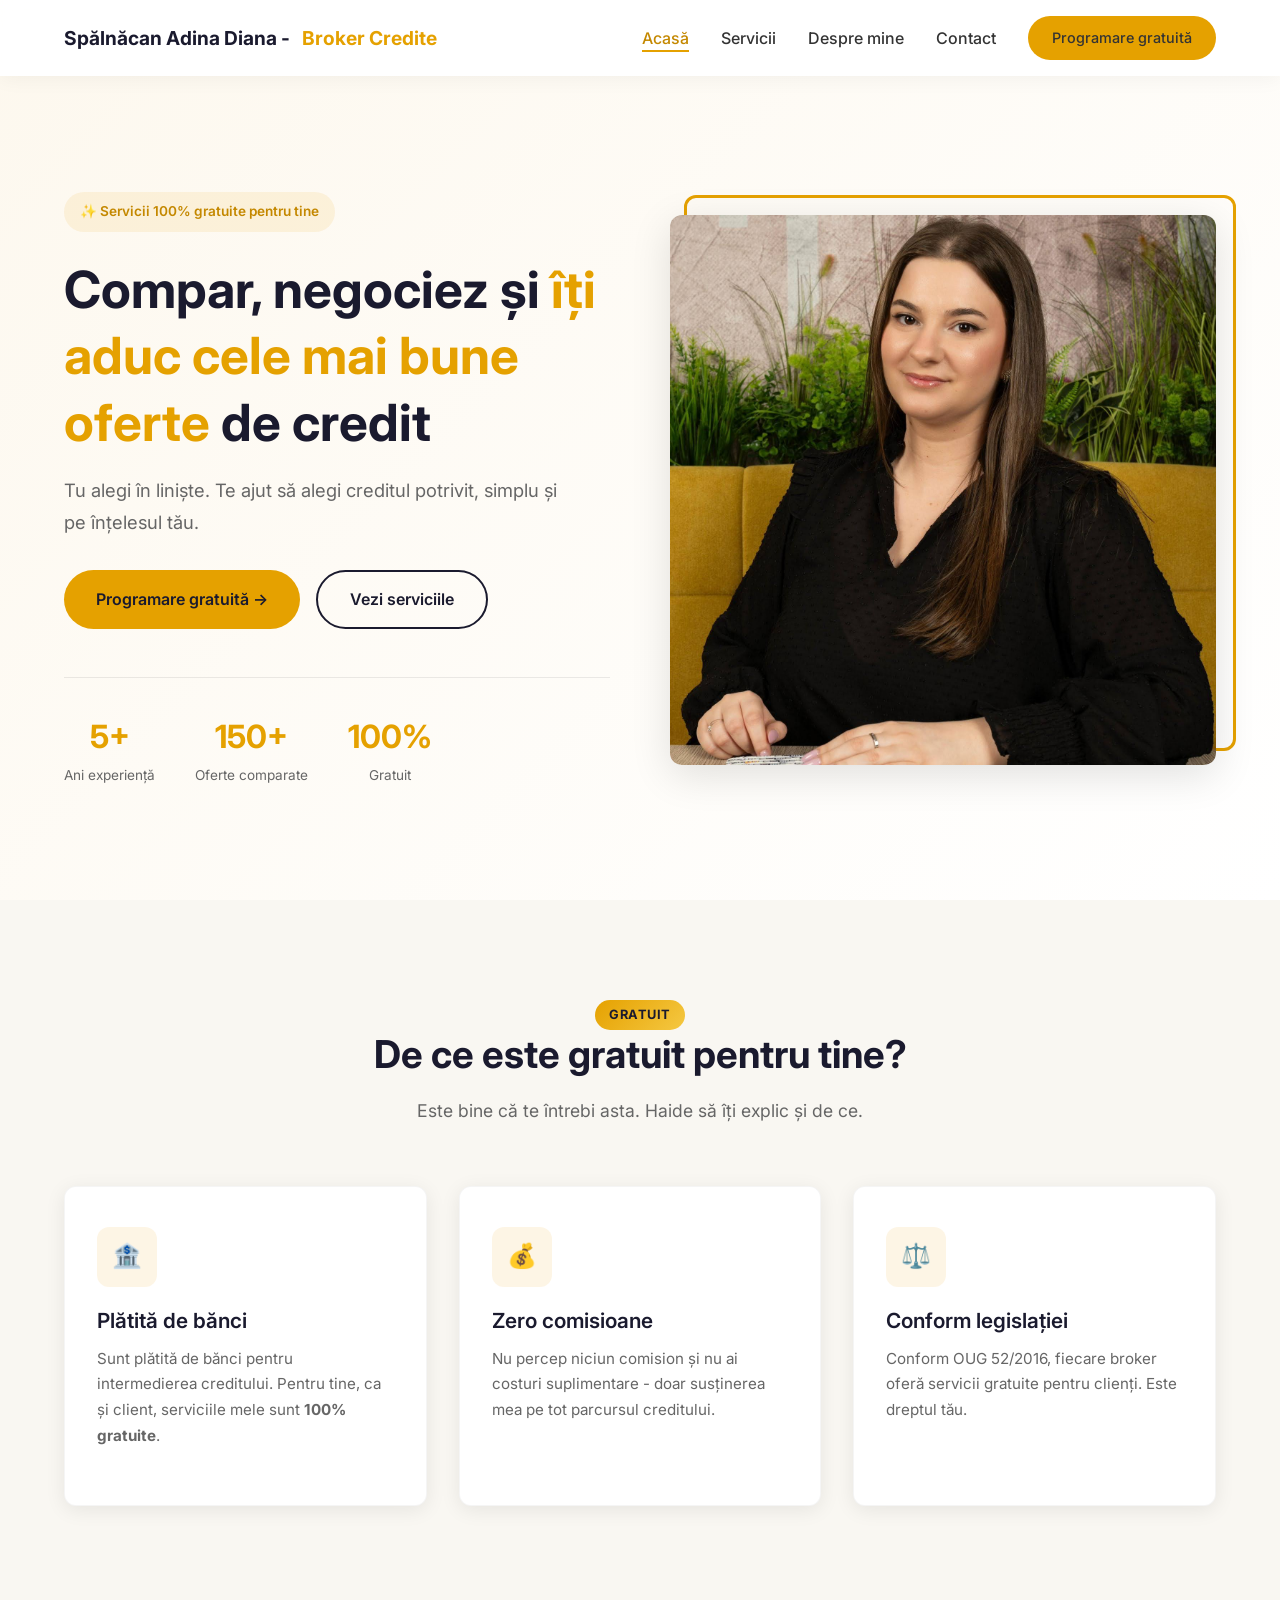
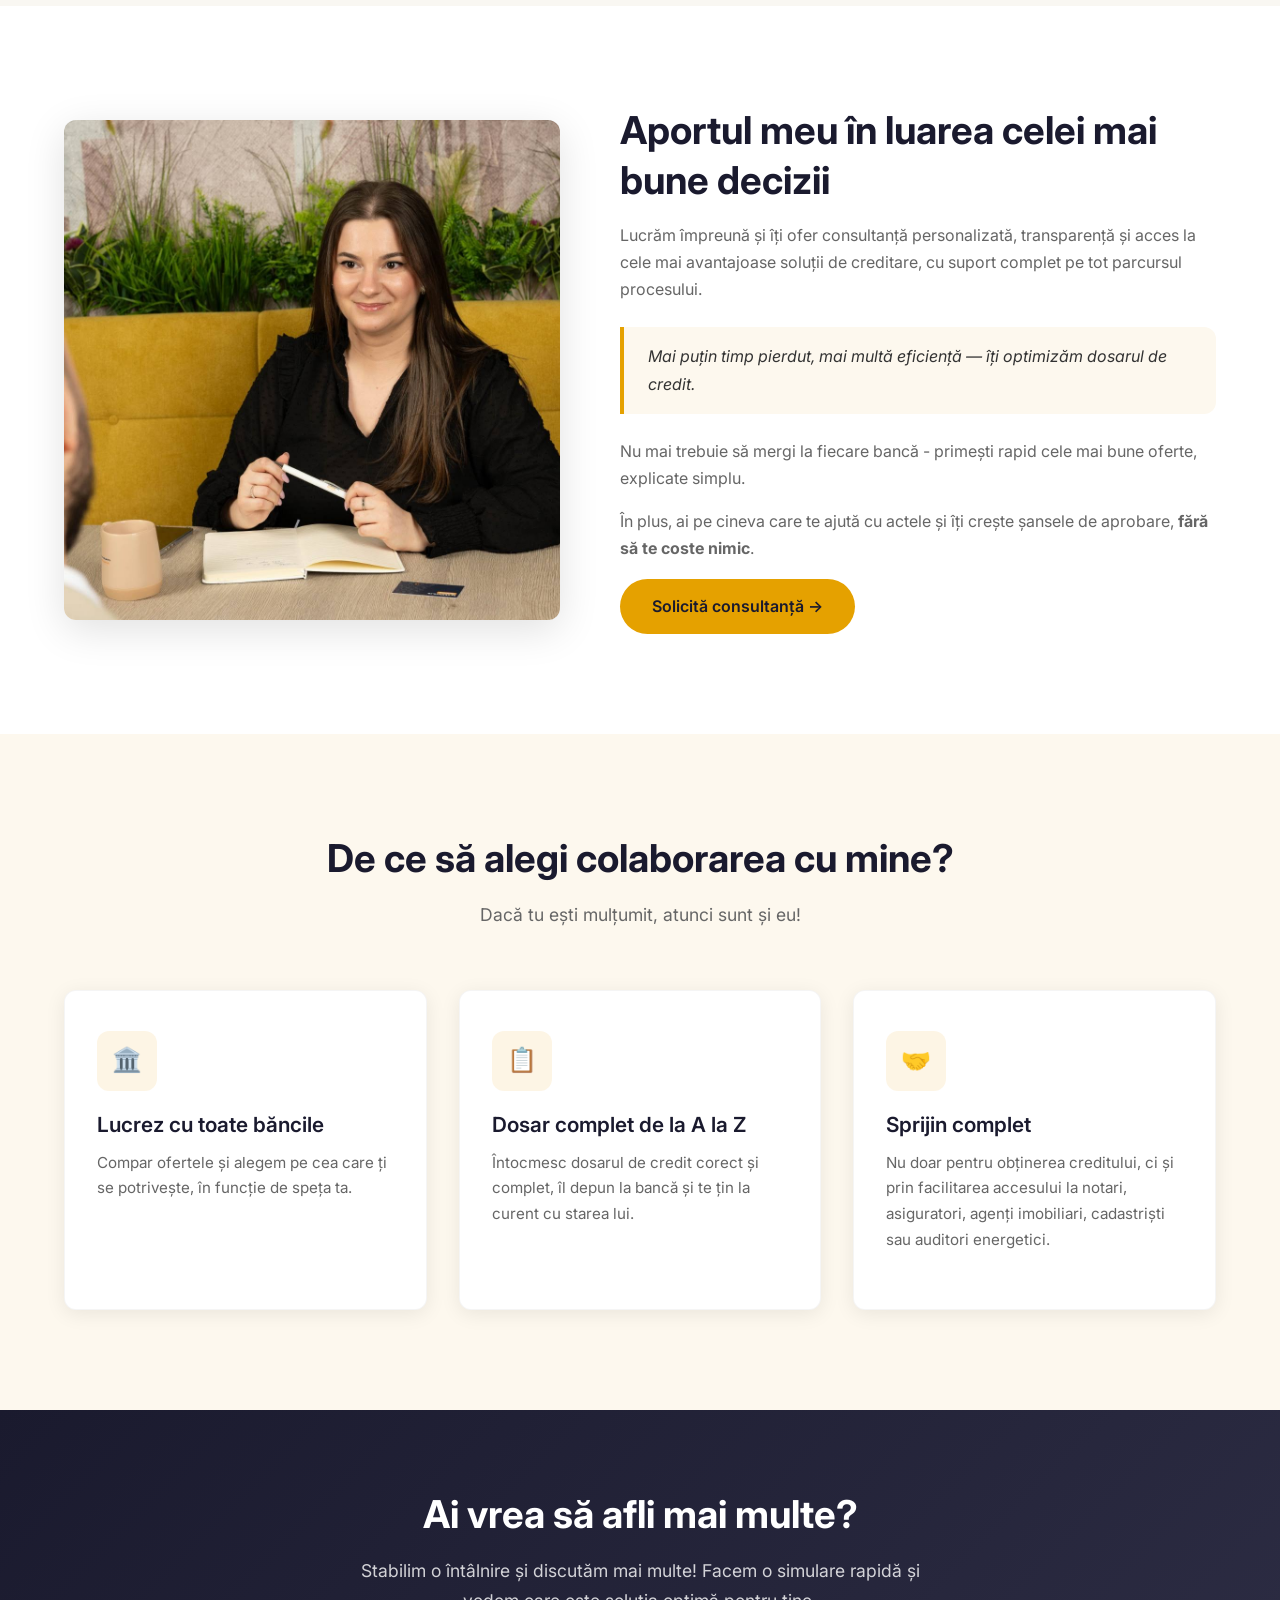
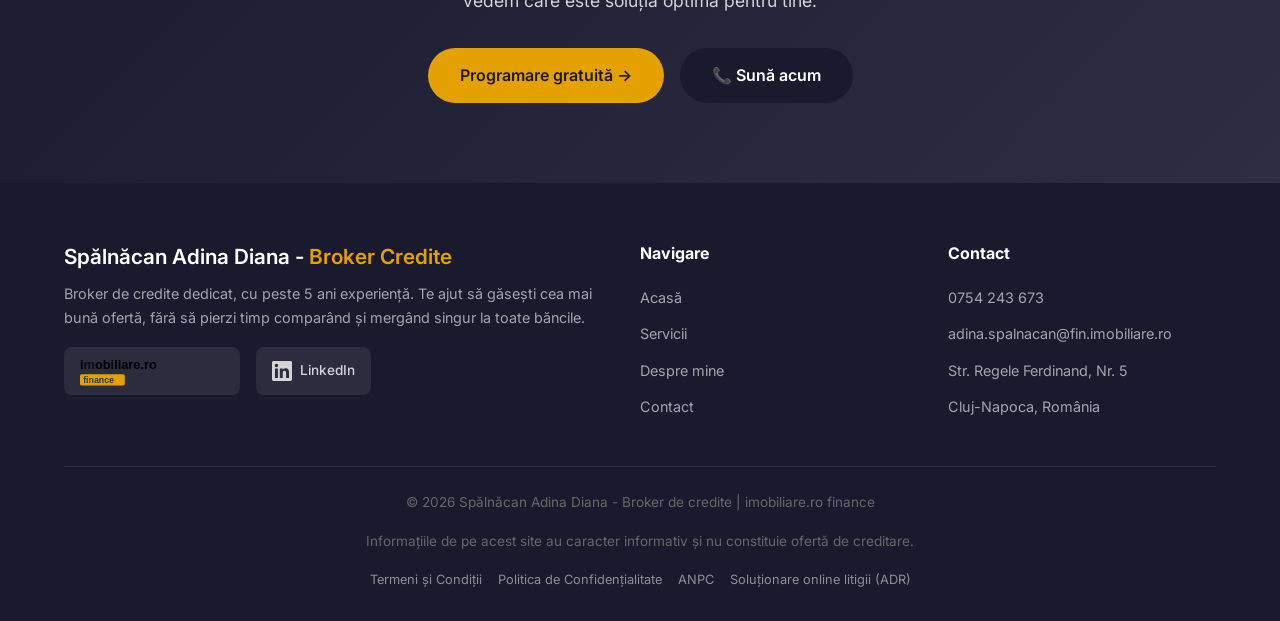
<file: index.html>
<!DOCTYPE html>
<html lang="ro">
<head>
  <meta charset="UTF-8">
  <meta name="viewport" content="width=device-width, initial-scale=1.0">
  <title>Spălnăcan Adina Diana - Broker Credite</title>
  <meta name="description" content="Broker de credite dedicat în Cluj-Napoca. Compar, negociez și îți aduc cele mai bune oferte de credit - servicii 100% gratuite pentru tine.">
  <link rel="preconnect" href="https://fonts.googleapis.com">
  <link rel="preconnect" href="https://fonts.gstatic.com" crossorigin>
  <link href="https://fonts.googleapis.com/css2?family=Inter:wght@400;500;600;700&display=swap" rel="stylesheet">
  <link rel="stylesheet" href="css/styles.css">
</head>
<body>

  <!-- NAVIGATION -->
  <nav class="navbar">
    <div class="container">
      <a href="index.html" class="nav-logo">
        Spălnăcan Adina Diana - <span class="logo-accent">Broker Credite</span>
      </a>
      <ul class="nav-links">
        <li><a href="index.html" class="active">Acasă</a></li>
        <li><a href="servicii.html">Servicii</a></li>
        <li><a href="despre.html">Despre mine</a></li>
        <li><a href="contact.html">Contact</a></li>
        <li><a href="contact.html" class="btn btn-primary nav-cta">Programare gratuită</a></li>
      </ul>
      <div class="mobile-toggle" id="mobileToggle">
        <span></span>
        <span></span>
        <span></span>
      </div>
    </div>
  </nav>

  <!-- HERO -->
  <section class="hero">
    <div class="container">
      <div class="hero-content">
        <span class="hero-badge">✨ Servicii 100% gratuite pentru tine</span>
        <h1 class="hero-title">Compar, negociez și <span class="accent">îți aduc cele mai bune oferte</span> de credit</h1>
        <p class="hero-subtitle">Tu alegi în liniște. Te ajut să alegi creditul potrivit, simplu și pe înțelesul tău.</p>
        <div class="hero-buttons">
          <a href="contact.html" class="btn btn-primary">Programare gratuită →</a>
          <a href="servicii.html" class="btn btn-secondary">Vezi serviciile</a>
        </div> 
        <div class="hero-stats">
          <div class="stat-item">
            <div class="stat-number">5+</div>
            <div class="stat-label">Ani experiență</div>
          </div>
          <div class="stat-item">
            <div class="stat-number">150+</div>
            <div class="stat-label">Oferte comparate</div>
          </div>
          <div class="stat-item">
            <div class="stat-number">100%</div>
            <div class="stat-label">Gratuit</div>
          </div>
        </div>
      </div>
      <div class="hero-image fade-in">
        <img src="IMG-20260504-WA0004.jpg" alt="Adina Spălnăcan - Broker de credite">
      </div>
    </div>
  </section>

  <!-- DE CE GRATUIT -->
  <section class="section section-light">
    <div class="container">
      <div class="section-header fade-in">
        <span class="free-badge">Gratuit</span>
        <h2>De ce este gratuit pentru tine?</h2>
        <p>Este bine că te întrebi asta. Haide să îți explic și de ce.</p>
      </div>
      <div class="features-grid">
        <div class="feature-card fade-in">
          <div class="feature-icon">🏦</div>
          <h3>Plătită de bănci</h3>
          <p>Sunt plătită de bănci pentru intermedierea creditului. Pentru tine, ca și client, serviciile mele sunt <strong>100% gratuite</strong>.</p>
        </div>
        <div class="feature-card fade-in">
          <div class="feature-icon">💰</div>
          <h3>Zero comisioane</h3>
          <p>Nu percep niciun comision și nu ai costuri suplimentare - doar susținerea mea pe tot parcursul creditului.</p>
        </div>
        <div class="feature-card fade-in">
          <div class="feature-icon">⚖️</div>
          <h3>Conform legislației</h3>
          <p>Conform OUG 52/2016, fiecare broker oferă servicii gratuite pentru clienți. Este dreptul tău.</p>
        </div>
      </div>
    </div>
  </section>

  <!-- APORTUL MEU -->
  <section class="section">
    <div class="container">
      <div class="about-grid">
        <div class="about-image fade-in">
          <img src="IMG-20260504-WA0001.jpg" alt="Consultanță financiară personalizată">
        </div>
        <div class="about-content fade-in">
          <h2>Aportul meu în luarea celei mai bune decizii</h2>
          <p>Lucrăm împreună și îți ofer consultanță personalizată, transparență și acces la cele mai avantajoase soluții de creditare, cu suport complet pe tot parcursul procesului.</p>
          <blockquote>Mai puțin timp pierdut, mai multă eficiență — îți optimizăm dosarul de credit.</blockquote>
          <p>Nu mai trebuie să mergi la fiecare bancă - primești rapid cele mai bune oferte, explicate simplu.</p>
          <p>În plus, ai pe cineva care te ajută cu actele și îți crește șansele de aprobare, <strong>fără să te coste nimic</strong>.</p>
          <a href="contact.html" class="btn btn-primary">Solicită consultanță →</a>
        </div>
      </div>
    </div>
  </section>

  <!-- DE CE SĂ MĂ ALEGI -->
  <section class="section section-warm">
    <div class="container">
      <div class="section-header fade-in">
        <h2>De ce să alegi colaborarea cu mine?</h2>
        <p>Dacă tu ești mulțumit, atunci sunt și eu!</p>
      </div>
      <div class="features-grid">
        <div class="feature-card fade-in">
          <div class="feature-icon">🏛️</div>
          <h3>Lucrez cu toate băncile</h3>
          <p>Compar ofertele și alegem pe cea care ți se potrivește, în funcție de speța ta.</p>
        </div>
        <div class="feature-card fade-in">
          <div class="feature-icon">📋</div>
          <h3>Dosar complet de la A la Z</h3>
          <p>Întocmesc dosarul de credit corect și complet, îl depun la bancă și te țin la curent cu starea lui.</p>
        </div>
        <div class="feature-card fade-in">
          <div class="feature-icon">🤝</div>
          <h3>Sprijin complet</h3>
          <p>Nu doar pentru obținerea creditului, ci și prin facilitarea accesului la notari, asiguratori, agenți imobiliari, cadastriști sau auditori energetici.</p>
        </div>
      </div>
    </div>
  </section>

  <!-- CTA -->
  <section class="cta-section">
    <div class="container fade-in">
      <h2>Ai vrea să afli mai multe?</h2>
      <p>Stabilim o întâlnire și discutăm mai multe! Facem o simulare rapidă și vedem care este soluția optimă pentru tine.</p>
      <div class="cta-buttons">
        <a href="contact.html" class="btn btn-primary">Programare gratuită →</a>
        <a href="https://wa.me/40754243673" target="_blank" rel="noopener" class="btn btn-whatsapp">💬 WhatsApp</a>
        <a href="tel:+40754243673" class="btn btn-phone">📞 Sună acum</a>
      </div>
    </div>
  </section>

  <!-- FOOTER -->
  <footer class="footer">
    <div class="container">
      <div class="footer-grid">
        <div class="footer-brand">
          <h3>Spălnăcan Adina Diana - <span class="accent">Broker Credite</span></h3>
          <p>Broker de credite dedicat, cu peste 5 ani experiență. Te ajut să găsești cea mai bună ofertă, fără să pierzi timp comparând și mergând singur la toate băncile.</p>
          <div class="footer-social">
            <a href="https://finance.imobiliare.ro/broker/adina-spalnacan" target="_blank" rel="noopener">
              <img src="img/imobiliare-finance-logo.svg" alt="imobiliare.ro finance" style="height: 32px;">
            </a>
            <a href="https://www.linkedin.com/in/adina-sp%C4%83ln%C4%83can-6b1149241/" target="_blank" rel="noopener">
              <svg width="20" height="20" viewBox="0 0 24 24" fill="currentColor"><path d="M20.447 20.452h-3.554v-5.569c0-1.328-.027-3.037-1.852-3.037-1.853 0-2.136 1.445-2.136 2.939v5.667H9.351V9h3.414v1.561h.046c.477-.9 1.637-1.85 3.37-1.85 3.601 0 4.267 2.37 4.267 5.455v6.286zM5.337 7.433a2.062 2.062 0 01-2.063-2.065 2.064 2.064 0 112.063 2.065zm1.782 13.019H3.555V9h3.564v11.452zM22.225 0H1.771C.792 0 0 .774 0 1.729v20.542C0 23.227.792 24 1.771 24h20.451C23.2 24 24 23.227 24 22.271V1.729C24 .774 23.2 0 22.222 0h.003z"/></svg>
              LinkedIn
            </a>
          </div>
        </div>
        <div class="footer-links">
          <h4>Navigare</h4>
          <a href="index.html">Acasă</a>
          <a href="servicii.html">Servicii</a>
          <a href="despre.html">Despre mine</a>
          <a href="contact.html">Contact</a>
        </div>
        <div class="footer-links">
          <h4>Contact</h4>
          <a href="tel:+40754243673">0754 243 673</a>
          <a href="mailto:adina.spalnacan@fin.imobiliare.ro">adina.spalnacan@fin.imobiliare.ro</a>
          <a>Str. Regele Ferdinand, Nr. 5</a>
          <a>Cluj-Napoca, România</a>
        </div>
      </div>
      <div class="footer-bottom">
        <p>© 2026 Spălnăcan Adina Diana - Broker de credite | imobiliare.ro finance</p>
        <p style="margin-top: 4px;">Informațiile de pe acest site au caracter informativ și nu constituie ofertă de creditare.</p>
        <div class="footer-legal">
          <a href="termeni-si-conditii.html">Termeni și Condiții</a>
          <a href="politica-confidentialitate.html">Politica de Confidențialitate</a>
          <a href="https://anpc.ro/" target="_blank" rel="noopener">ANPC</a>
          <a href="https://consumer-redress.ec.europa.eu/list-alternative-dispute-resolution-adr-bodies_en" target="_blank" rel="noopener">Soluționare online litigii (ADR)</a>
        </div>
      </div>
    </div>
  </footer>

  <script src="js/script.js"></script>
</body>
</html>
</file>
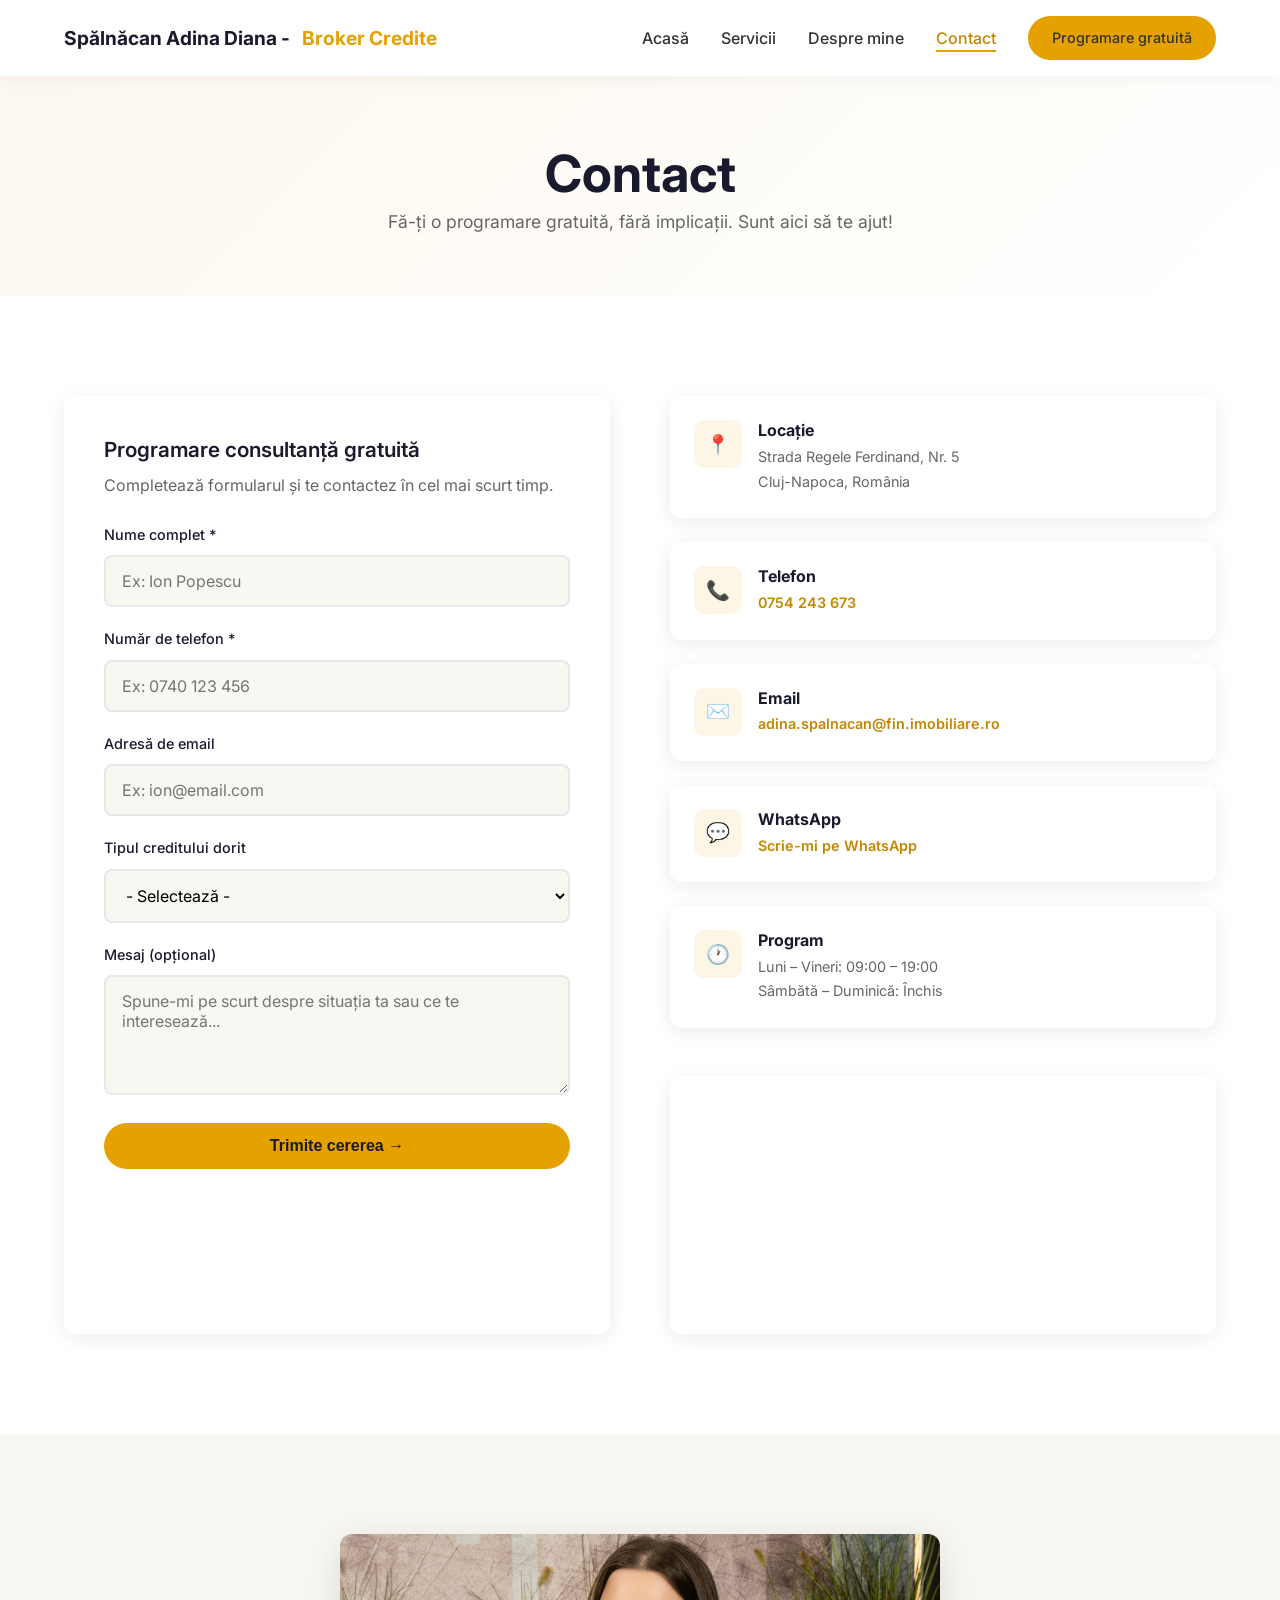
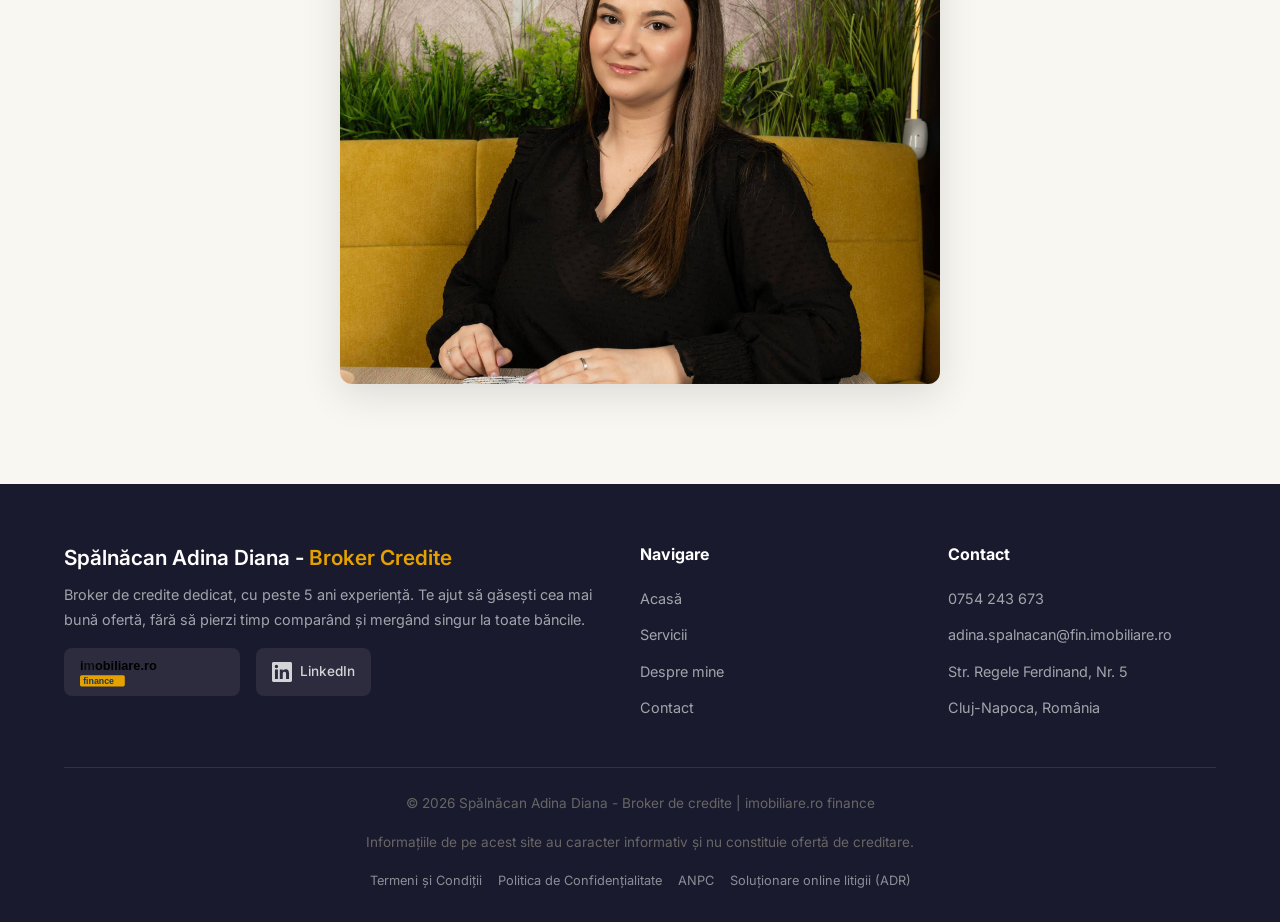
<file: contact.html>
<!DOCTYPE html>
<html lang="ro">
<head>
  <meta charset="UTF-8">
  <meta name="viewport" content="width=device-width, initial-scale=1.0">
  <title>Contact | Spălnăcan Adina Diana - Broker Credite</title>
  <meta name="description" content="Programează o consultanță gratuită cu Adina Spălnăcan - Expert Financiar în Cluj-Napoca. Telefon: 0754 243 673.">
  <link rel="preconnect" href="https://fonts.googleapis.com">
  <link rel="preconnect" href="https://fonts.gstatic.com" crossorigin>
  <link href="https://fonts.googleapis.com/css2?family=Inter:wght@400;500;600;700&display=swap" rel="stylesheet">
  <link rel="stylesheet" href="css/styles.css">
</head>
<body>

  <!-- NAVIGATION -->
  <nav class="navbar">
    <div class="container">
      <a href="index.html" class="nav-logo">
        Spălnăcan Adina Diana - <span class="logo-accent">Broker Credite</span>
      </a>
      <ul class="nav-links">
        <li><a href="index.html">Acasă</a></li>
        <li><a href="servicii.html">Servicii</a></li>
        <li><a href="despre.html">Despre mine</a></li>
        <li><a href="contact.html" class="active">Contact</a></li>
        <li><a href="contact.html" class="btn btn-primary nav-cta">Programare gratuită</a></li>
      </ul>
      <div class="mobile-toggle" id="mobileToggle">
        <span></span>
        <span></span>
        <span></span>
      </div>
    </div>
  </nav>

  <!-- PAGE HEADER -->
  <section class="page-header">
    <div class="container">
      <h1>Contact</h1>
      <p>Fă-ți o programare gratuită, fără implicații. Sunt aici să te ajut!</p>
    </div>
  </section>

  <!-- CONTACT SECTION -->
  <section class="section">
    <div class="container">
      <div class="contact-grid">
        <!-- FORM -->
        <div class="contact-form fade-in">
          <h3>Programare consultanță gratuită</h3>
          <p style="margin-bottom: 24px;">Completează formularul și te contactez în cel mai scurt timp.</p>
          <form id="contactForm" action="#" method="POST">
            <div class="form-group">
              <label for="name">Nume complet *</label>
              <input type="text" id="name" name="name" placeholder="Ex: Ion Popescu" required>
            </div>
            <div class="form-group">
              <label for="phone">Număr de telefon *</label>
              <input type="tel" id="phone" name="phone" placeholder="Ex: 0740 123 456" required>
            </div>
            <div class="form-group">
              <label for="email">Adresă de email</label>
              <input type="email" id="email" name="email" placeholder="Ex: ion@email.com">
            </div>
            <div class="form-group">
              <label for="service">Tipul creditului dorit</label>
              <select id="service" name="service">
                <option value="">- Selectează -</option>
                <option value="ipotecar">Credit ipotecar</option>
                <option value="refinantare">Refinanțare</option>
                <option value="nevoi-personale">Credit de nevoi personale</option>
                <option value="constructii">Credit de construcții</option>
                <option value="teren">Credit achiziție teren</option>
                <option value="altele">Altele</option>
              </select>
            </div>
            <div class="form-group">
              <label for="message">Mesaj (opțional)</label>
              <textarea id="message" name="message" placeholder="Spune-mi pe scurt despre situația ta sau ce te interesează..."></textarea>
            </div>
            <button type="submit" class="btn btn-primary" style="width: 100%; justify-content: center;">Trimite cererea →</button>
          </form>
        </div>

        <!-- CONTACT INFO -->
        <div class="contact-info fade-in">
          <div class="contact-card">
            <div class="contact-card-icon">📍</div>
            <div>
              <h4>Locație</h4>
              <p>Strada Regele Ferdinand, Nr. 5<br>Cluj-Napoca, România</p>
            </div>
          </div>

          <div class="contact-card">
            <div class="contact-card-icon">📞</div>
            <div>
              <h4>Telefon</h4>
              <p><a href="tel:+40754243673" style="color: var(--gold-dark); font-weight: 600;">0754 243 673</a></p>
            </div>
          </div>

          <div class="contact-card">
            <div class="contact-card-icon">✉️</div>
            <div>
              <h4>Email</h4>
              <p><a href="mailto:adina.spalnacan@fin.imobiliare.ro" style="color: var(--gold-dark); font-weight: 600;">adina.spalnacan@fin.imobiliare.ro</a></p>
            </div>
          </div>

          <div class="contact-card">
            <div class="contact-card-icon">💬</div>
            <div>
              <h4>WhatsApp</h4>
              <p><a href="https://wa.me/40754243673" target="_blank" rel="noopener" style="color: var(--gold-dark); font-weight: 600;">Scrie-mi pe WhatsApp</a></p>
            </div>
          </div>

          <div class="contact-card">
            <div class="contact-card-icon">🕐</div>
            <div>
              <h4>Program</h4>
              <p>Luni – Vineri: 09:00 – 19:00<br>Sâmbătă – Duminică: Închis</p>
            </div>
          </div>

          <!-- MAP -->
          <div class="map-container">
            <iframe 
              src="https://www.google.com/maps/embed?pb=!1m18!1m12!1m3!1d2732.8!2d23.5897!3d46.7712!2m3!1f0!2f0!3f0!3m2!1i1024!2i768!4f13.1!3m3!1m2!1s0x47490c25c1a3f0e3%3A0x0!2sStrada+Regele+Ferdinand+5%2C+Cluj-Napoca!5e0!3m2!1sro!2sro!4v1"
              allowfullscreen="" 
              loading="lazy" 
              referrerpolicy="no-referrer-when-downgrade"
              title="Locație birou Adina Spălnăcan">
            </iframe>
          </div>
        </div>
      </div>
    </div>
  </section>

  <!-- BUSINESS CARD SECTION -->
  <section class="section section-light">
    <div class="container" style="text-align: center;">
      <div class="fade-in" style="max-width: 600px; margin: 0 auto;">
        <img src="IMG-20260504-WA0004.jpg" alt="Carte de vizită Adina Spălnăcan - Expert Financiar" style="border-radius: var(--radius); box-shadow: var(--shadow-lg);">
      </div>
    </div>
  </section>

  <!-- FOOTER -->
  <footer class="footer">
    <div class="container">
      <div class="footer-grid">
        <div class="footer-brand">
          <h3>Spălnăcan Adina Diana - <span class="accent">Broker Credite</span></h3>
          <p>Broker de credite dedicat, cu peste 5 ani experiență. Te ajut să găsești cea mai bună ofertă, fără să pierzi timp comparând și mergând singur la toate băncile.</p>
          <div class="footer-social">
            <a href="https://finance.imobiliare.ro/broker/adina-spalnacan" target="_blank" rel="noopener">
              <img src="img/imobiliare-finance-logo.svg" alt="imobiliare.ro finance" style="height: 32px;">
            </a>
            <a href="https://www.linkedin.com/in/adina-sp%C4%83ln%C4%83can-6b1149241/" target="_blank" rel="noopener">
              <svg width="20" height="20" viewBox="0 0 24 24" fill="currentColor"><path d="M20.447 20.452h-3.554v-5.569c0-1.328-.027-3.037-1.852-3.037-1.853 0-2.136 1.445-2.136 2.939v5.667H9.351V9h3.414v1.561h.046c.477-.9 1.637-1.85 3.37-1.85 3.601 0 4.267 2.37 4.267 5.455v6.286zM5.337 7.433a2.062 2.062 0 01-2.063-2.065 2.064 2.064 0 112.063 2.065zm1.782 13.019H3.555V9h3.564v11.452zM22.225 0H1.771C.792 0 0 .774 0 1.729v20.542C0 23.227.792 24 1.771 24h20.451C23.2 24 24 23.227 24 22.271V1.729C24 .774 23.2 0 22.222 0h.003z"/></svg>
              LinkedIn
            </a>
          </div>
        </div>
        <div class="footer-links">
          <h4>Navigare</h4>
          <a href="index.html">Acasă</a>
          <a href="servicii.html">Servicii</a>
          <a href="despre.html">Despre mine</a>
          <a href="contact.html">Contact</a>
        </div>
        <div class="footer-links">
          <h4>Contact</h4>
          <a href="tel:+40754243673">0754 243 673</a>
          <a href="mailto:adina.spalnacan@fin.imobiliare.ro">adina.spalnacan@fin.imobiliare.ro</a>
          <a>Str. Regele Ferdinand, Nr. 5</a>
          <a>Cluj-Napoca, România</a>
        </div>
      </div>
      <div class="footer-bottom">
        <p>© 2026 Spălnăcan Adina Diana - Broker de credite | imobiliare.ro finance</p>
        <p style="margin-top: 4px;">Informațiile de pe acest site au caracter informativ și nu constituie ofertă de creditare.</p>
        <div class="footer-legal">
          <a href="termeni-si-conditii.html">Termeni și Condiții</a>
          <a href="politica-confidentialitate.html">Politica de Confidențialitate</a>
          <a href="https://anpc.ro/" target="_blank" rel="noopener">ANPC</a>
          <a href="https://consumer-redress.ec.europa.eu/list-alternative-dispute-resolution-adr-bodies_en" target="_blank" rel="noopener">Soluționare online litigii (ADR)</a>
        </div>
      </div>
    </div>
  </footer>

  <script src="js/script.js"></script>
</body>
</html>
</file>
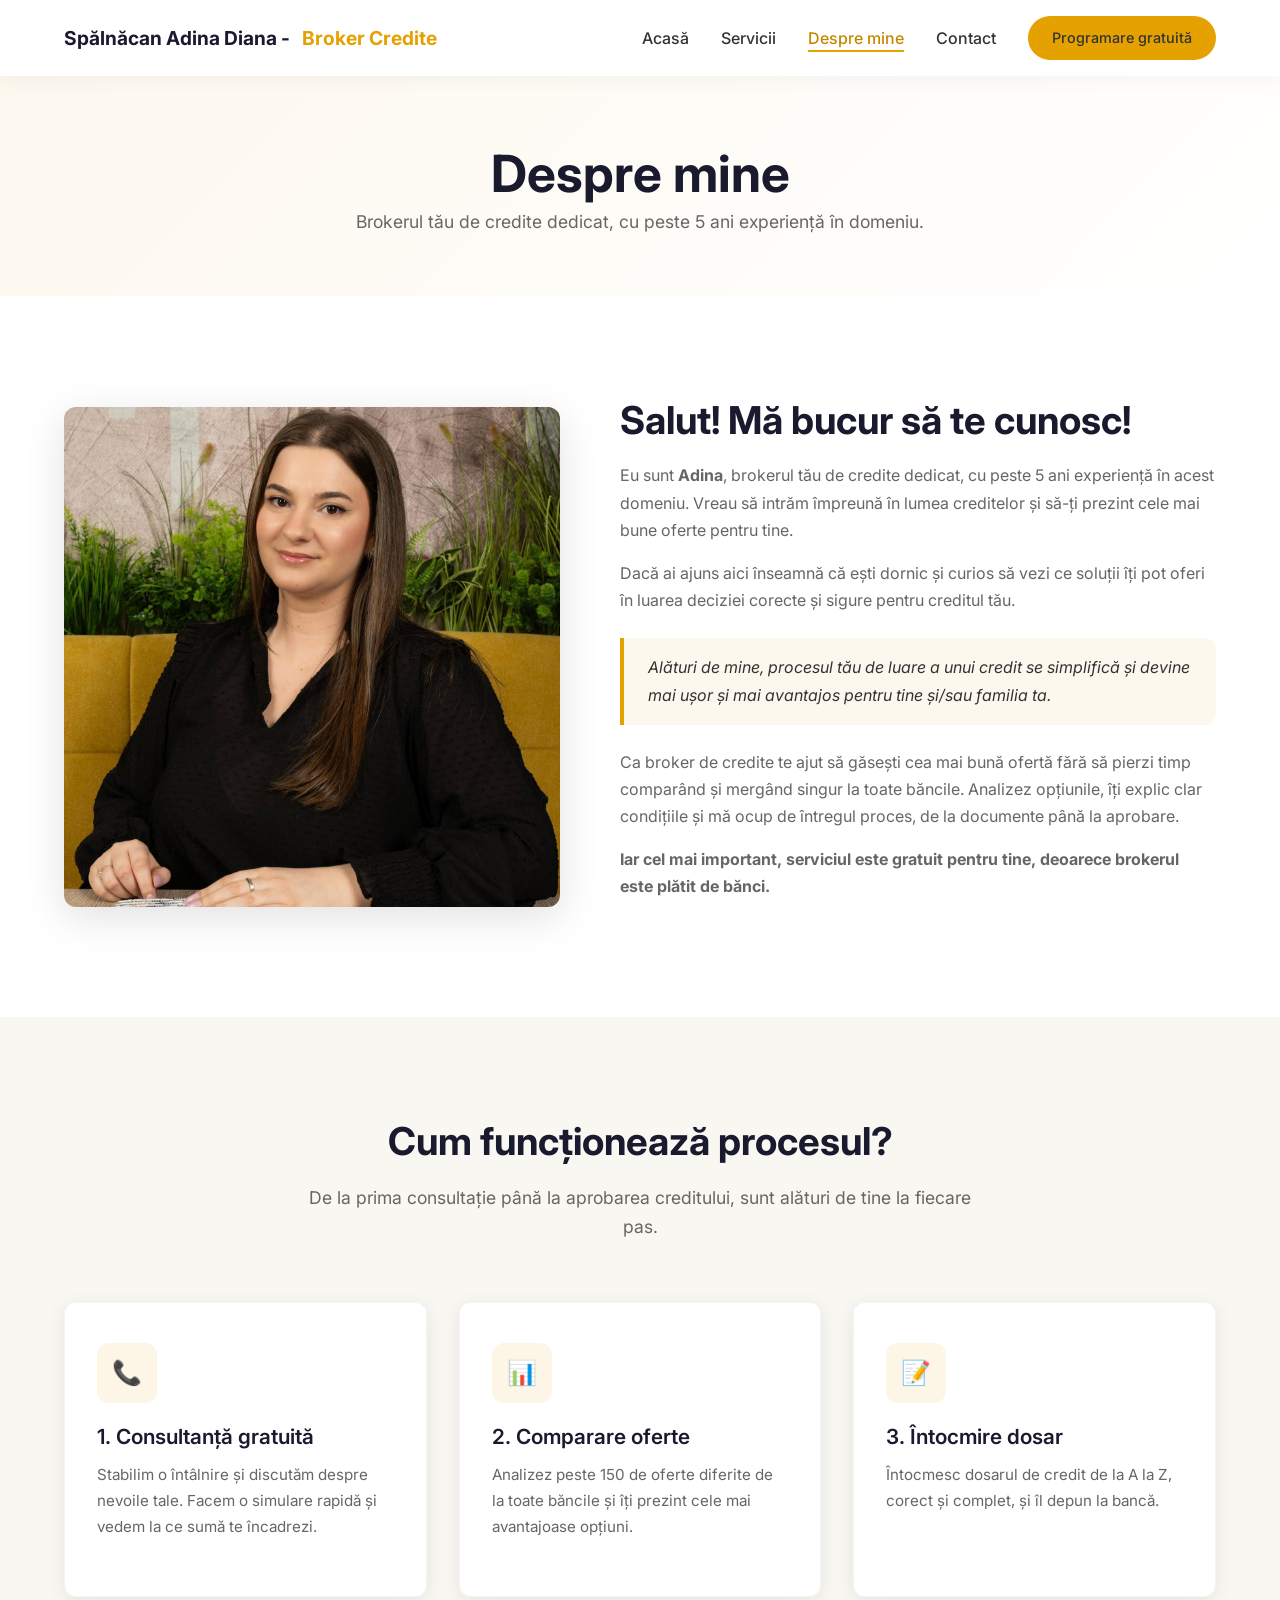
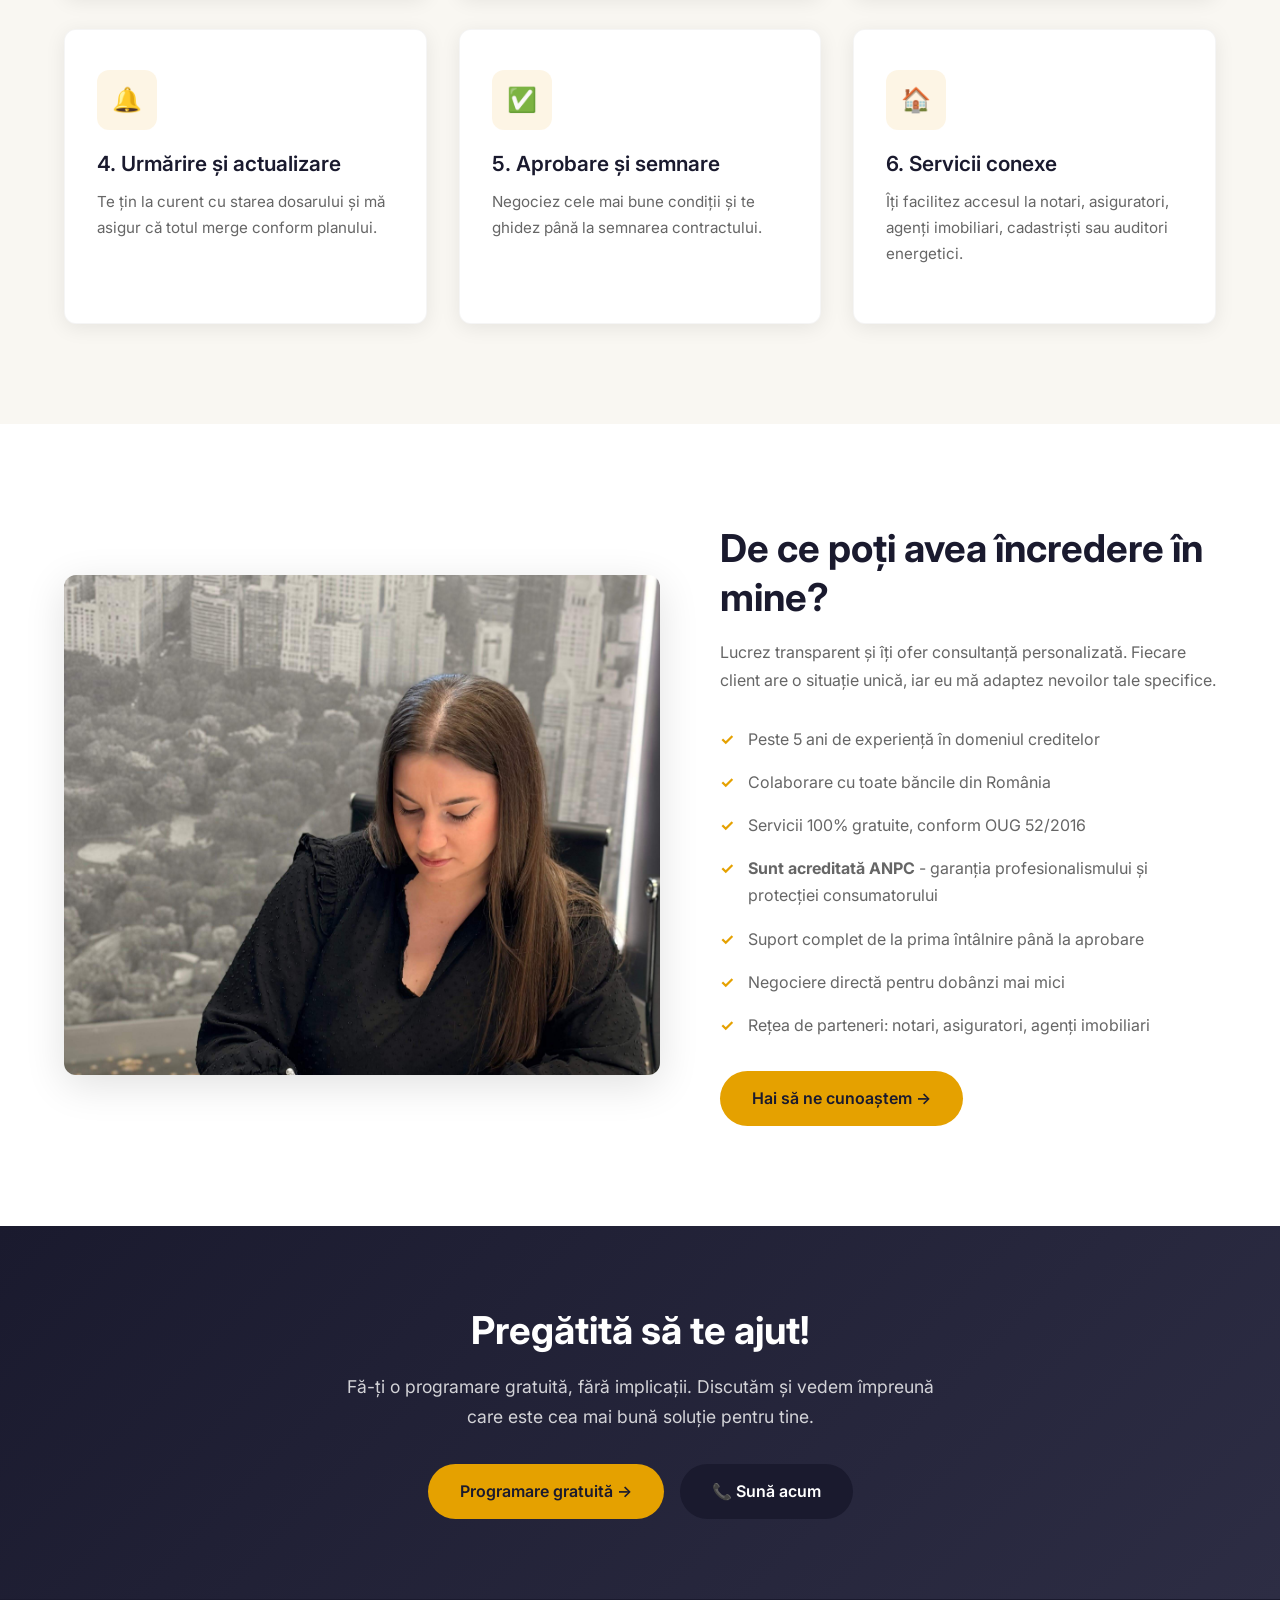
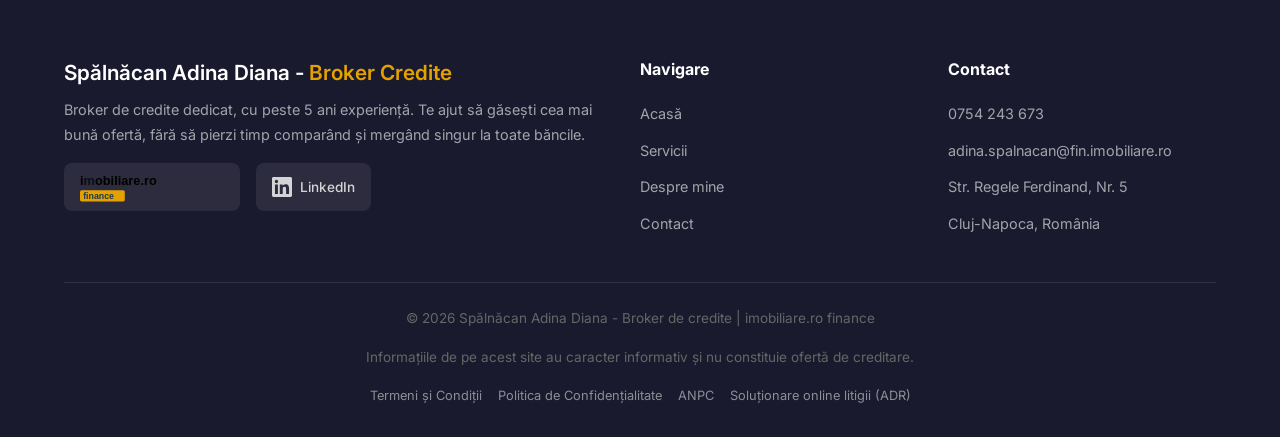
<file: despre.html>
<!DOCTYPE html>
<html lang="ro">
<head>
  <meta charset="UTF-8">
  <meta name="viewport" content="width=device-width, initial-scale=1.0">
  <title>Despre mine | Spălnăcan Adina Diana - Broker Credite</title>
  <meta name="description" content="Sunt Adina, brokerul tău de credite dedicat, cu peste 5 ani experiență. Te ajut să găsești cea mai bună ofertă de credit.">
  <link rel="preconnect" href="https://fonts.googleapis.com">
  <link rel="preconnect" href="https://fonts.gstatic.com" crossorigin>
  <link href="https://fonts.googleapis.com/css2?family=Inter:wght@400;500;600;700&display=swap" rel="stylesheet">
  <link rel="stylesheet" href="css/styles.css">
</head>
<body>

  <!-- NAVIGATION -->
  <nav class="navbar">
    <div class="container">
      <a href="index.html" class="nav-logo">
        Spălnăcan Adina Diana - <span class="logo-accent">Broker Credite</span>
      </a>
      <ul class="nav-links">
        <li><a href="index.html">Acasă</a></li>
        <li><a href="servicii.html">Servicii</a></li>
        <li><a href="despre.html" class="active">Despre mine</a></li>
        <li><a href="contact.html">Contact</a></li>
        <li><a href="contact.html" class="btn btn-primary nav-cta">Programare gratuită</a></li>
      </ul>
      <div class="mobile-toggle" id="mobileToggle">
        <span></span>
        <span></span>
        <span></span>
      </div>
    </div>
  </nav>

  <!-- PAGE HEADER -->
  <section class="page-header">
    <div class="container">
      <h1>Despre mine</h1>
      <p>Brokerul tău de credite dedicat, cu peste 5 ani experiență în domeniu.</p>
    </div>
  </section>

  <!-- ABOUT INTRO -->
  <section class="section">
    <div class="container">
      <div class="about-grid">
        <div class="about-image fade-in">
          <img src="IMG-20260504-WA0004.jpg" alt="Adina Spălnăcan - Expert Financiar">
        </div>
        <div class="about-content fade-in">
          <h2>Salut! Mă bucur să te cunosc!</h2>
          <p>Eu sunt <strong>Adina</strong>, brokerul tău de credite dedicat, cu peste 5 ani experiență în acest domeniu. Vreau să intrăm împreună în lumea creditelor și să-ți prezint cele mai bune oferte pentru tine.</p>
          <p>Dacă ai ajuns aici înseamnă că ești dornic și curios să vezi ce soluții îți pot oferi în luarea deciziei corecte și sigure pentru creditul tău.</p>
          <blockquote>Alături de mine, procesul tău de luare a unui credit se simplifică și devine mai ușor și mai avantajos pentru tine și/sau familia ta.</blockquote>
          <p>Ca broker de credite te ajut să găsești cea mai bună ofertă fără să pierzi timp comparând și mergând singur la toate băncile. Analizez opțiunile, îți explic clar condițiile și mă ocup de întregul proces, de la documente până la aprobare.</p>
          <p><strong>Iar cel mai important, serviciul este gratuit pentru tine, deoarece brokerul este plătit de bănci.</strong></p>
        </div>
      </div>
    </div>
  </section>

  <!-- PROCESS -->
  <section class="section section-light">
    <div class="container">
      <div class="section-header fade-in">
        <h2>Cum funcționează procesul?</h2>
        <p>De la prima consultație până la aprobarea creditului, sunt alături de tine la fiecare pas.</p>
      </div>
      <div class="features-grid">
        <div class="feature-card fade-in">
          <div class="feature-icon">📞</div>
          <h3>1. Consultanță gratuită</h3>
          <p>Stabilim o întâlnire și discutăm despre nevoile tale. Facem o simulare rapidă și vedem la ce sumă te încadrezi.</p>
        </div>
        <div class="feature-card fade-in">
          <div class="feature-icon">📊</div>
          <h3>2. Comparare oferte</h3>
          <p>Analizez peste 150 de oferte diferite de la toate băncile și îți prezint cele mai avantajoase opțiuni.</p>
        </div>
        <div class="feature-card fade-in">
          <div class="feature-icon">📝</div>
          <h3>3. Întocmire dosar</h3>
          <p>Întocmesc dosarul de credit de la A la Z, corect și complet, și îl depun la bancă.</p>
        </div>
        <div class="feature-card fade-in">
          <div class="feature-icon">🔔</div>
          <h3>4. Urmărire și actualizare</h3>
          <p>Te țin la curent cu starea dosarului și mă asigur că totul merge conform planului.</p>
        </div>
        <div class="feature-card fade-in">
          <div class="feature-icon">✅</div>
          <h3>5. Aprobare și semnare</h3>
          <p>Negociez cele mai bune condiții și te ghidez până la semnarea contractului.</p>
        </div>
        <div class="feature-card fade-in">
          <div class="feature-icon">🏠</div>
          <h3>6. Servicii conexe</h3>
          <p>Îți facilitez accesul la notari, asiguratori, agenți imobiliari, cadastriști sau auditori energetici.</p>
        </div>
      </div>
    </div>
  </section>

  <!-- TRUST SECTION -->
  <section class="section">
    <div class="container">
      <div class="about-grid" style="grid-template-columns: 1.2fr 1fr;">
        <div class="about-image fade-in">
          <img src="IMG-20260504-WA0002.jpg" alt="Colaborare și încredere" style="object-position: center;">
        </div>
        <div class="about-content fade-in">
          <h2>De ce poți avea încredere în mine?</h2>
          <p>Lucrez transparent și îți ofer consultanță personalizată. Fiecare client are o situație unică, iar eu mă adaptez nevoilor tale specifice.</p>
          <ul class="service-list">
            <li>Peste 5 ani de experiență în domeniul creditelor</li>
            <li>Colaborare cu toate băncile din România</li>
            <li>Servicii 100% gratuite, conform OUG 52/2016</li>
            <li><strong>Sunt acreditată ANPC</strong> - garanția profesionalismului și protecției consumatorului</li>
            <li>Suport complet de la prima întâlnire până la aprobare</li>
            <li>Negociere directă pentru dobânzi mai mici</li>
            <li>Rețea de parteneri: notari, asiguratori, agenți imobiliari</li>
          </ul>
          <a href="contact.html" class="btn btn-primary">Hai să ne cunoaștem →</a>
        </div>
      </div>
    </div>
  </section>

  <!-- CTA -->
  <section class="cta-section">
    <div class="container fade-in">
      <h2>Pregătită să te ajut!</h2>
      <p>Fă-ți o programare gratuită, fără implicații. Discutăm și vedem împreună care este cea mai bună soluție pentru tine.</p>
      <div class="cta-buttons">
        <a href="contact.html" class="btn btn-primary">Programare gratuită →</a>
        <a href="https://wa.me/40754243673" target="_blank" rel="noopener" class="btn btn-whatsapp">💬 WhatsApp</a>
        <a href="tel:+40754243673" class="btn btn-phone">📞 Sună acum</a>
      </div>
    </div>
  </section>

  <!-- FOOTER -->
  <footer class="footer">
    <div class="container">
      <div class="footer-grid">
        <div class="footer-brand">
          <h3>Spălnăcan Adina Diana - <span class="accent">Broker Credite</span></h3>
          <p>Broker de credite dedicat, cu peste 5 ani experiență. Te ajut să găsești cea mai bună ofertă, fără să pierzi timp comparând și mergând singur la toate băncile.</p>
          <div class="footer-social">
            <a href="https://finance.imobiliare.ro/broker/adina-spalnacan" target="_blank" rel="noopener">
              <img src="img/imobiliare-finance-logo.svg" alt="imobiliare.ro finance" style="height: 32px;">
            </a>
            <a href="https://www.linkedin.com/in/adina-sp%C4%83ln%C4%83can-6b1149241/" target="_blank" rel="noopener">
              <svg width="20" height="20" viewBox="0 0 24 24" fill="currentColor"><path d="M20.447 20.452h-3.554v-5.569c0-1.328-.027-3.037-1.852-3.037-1.853 0-2.136 1.445-2.136 2.939v5.667H9.351V9h3.414v1.561h.046c.477-.9 1.637-1.85 3.37-1.85 3.601 0 4.267 2.37 4.267 5.455v6.286zM5.337 7.433a2.062 2.062 0 01-2.063-2.065 2.064 2.064 0 112.063 2.065zm1.782 13.019H3.555V9h3.564v11.452zM22.225 0H1.771C.792 0 0 .774 0 1.729v20.542C0 23.227.792 24 1.771 24h20.451C23.2 24 24 23.227 24 22.271V1.729C24 .774 23.2 0 22.222 0h.003z"/></svg>
              LinkedIn
            </a>
          </div>
        </div>
        <div class="footer-links">
          <h4>Navigare</h4>
          <a href="index.html">Acasă</a>
          <a href="servicii.html">Servicii</a>
          <a href="despre.html">Despre mine</a>
          <a href="contact.html">Contact</a>
        </div>
        <div class="footer-links">
          <h4>Contact</h4>
          <a href="tel:+40754243673">0754 243 673</a>
          <a href="mailto:adina.spalnacan@fin.imobiliare.ro">adina.spalnacan@fin.imobiliare.ro</a>
          <a>Str. Regele Ferdinand, Nr. 5</a>
          <a>Cluj-Napoca, România</a>
        </div>
      </div>
      <div class="footer-bottom">
        <p>© 2026 Spălnăcan Adina Diana - Broker de credite | imobiliare.ro finance</p>
        <p style="margin-top: 4px;">Informațiile de pe acest site au caracter informativ și nu constituie ofertă de creditare.</p>
        <div class="footer-legal">
          <a href="termeni-si-conditii.html">Termeni și Condiții</a>
          <a href="politica-confidentialitate.html">Politica de Confidențialitate</a>
          <a href="https://anpc.ro/" target="_blank" rel="noopener">ANPC</a>
          <a href="https://consumer-redress.ec.europa.eu/list-alternative-dispute-resolution-adr-bodies_en" target="_blank" rel="noopener">Soluționare online litigii (ADR)</a>
        </div>
      </div>
    </div>
  </footer>

  <script src="js/script.js"></script>
</body>
</html>
</file>
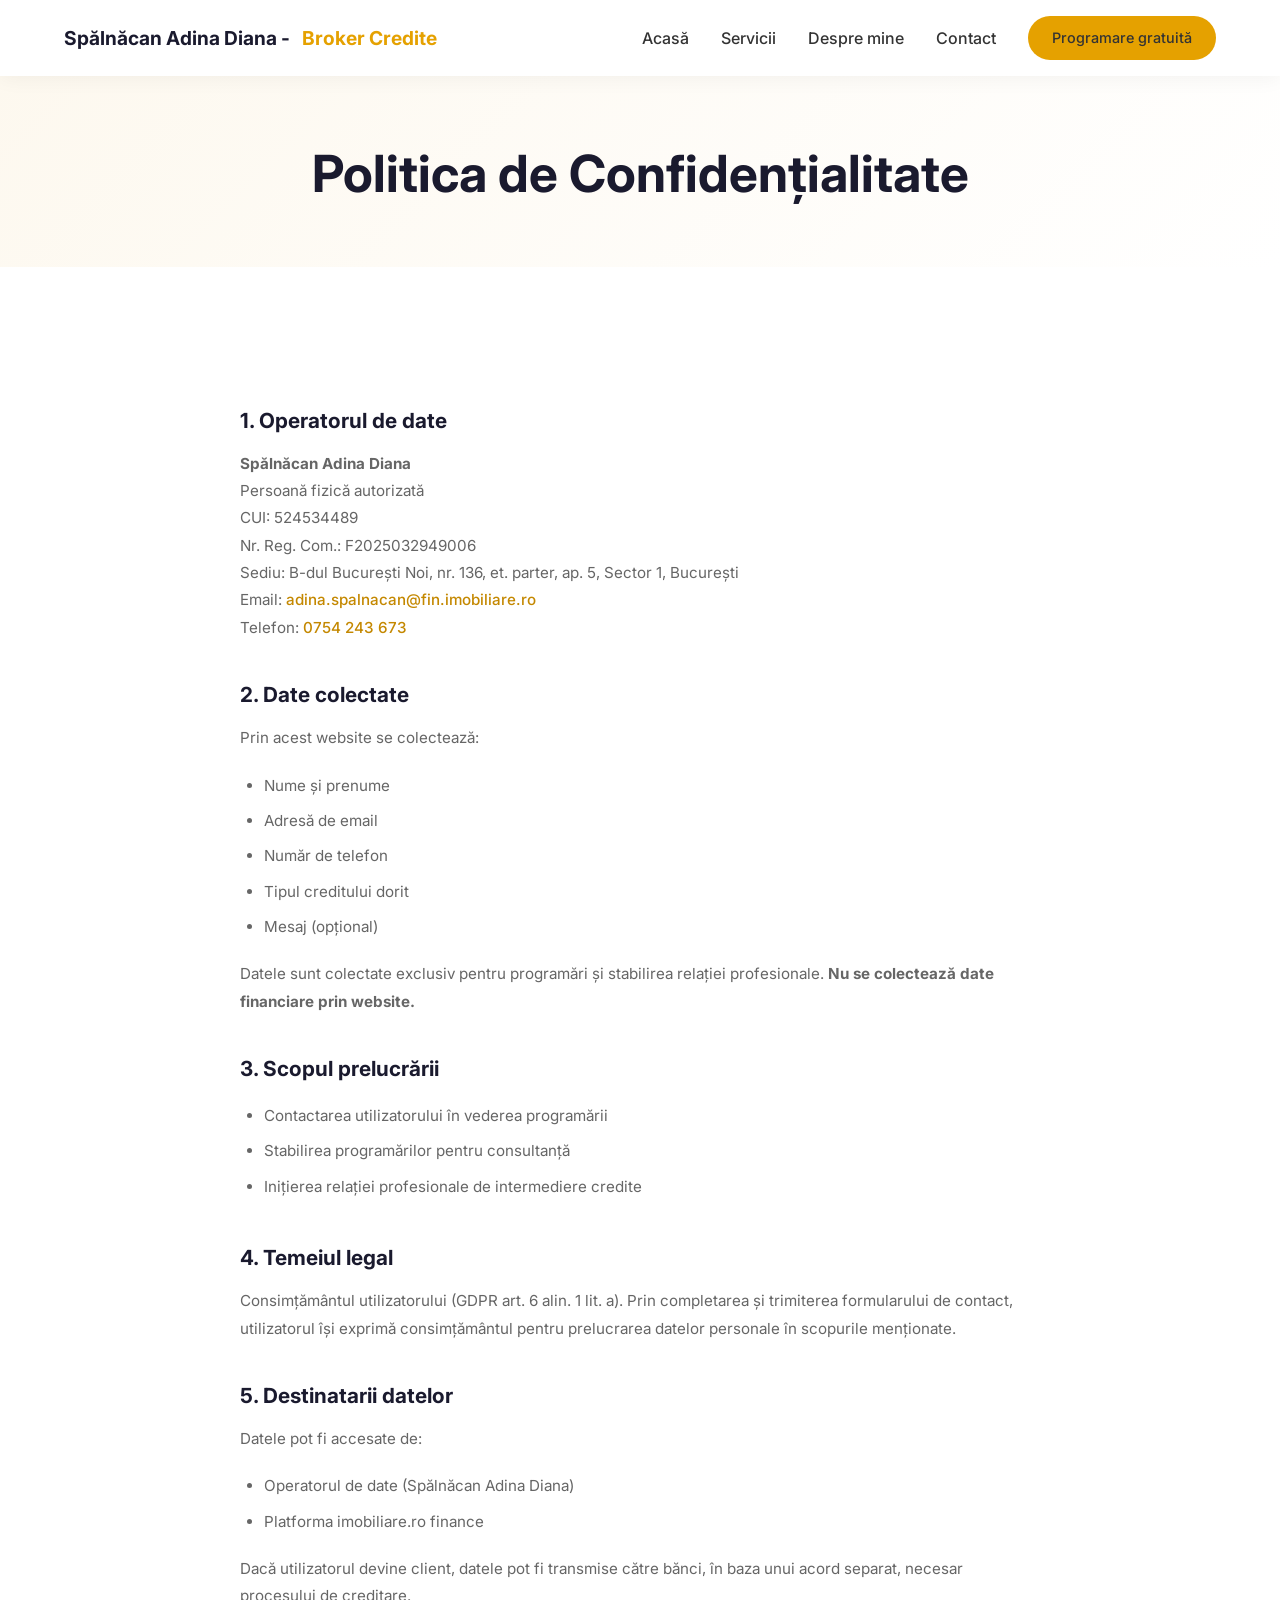
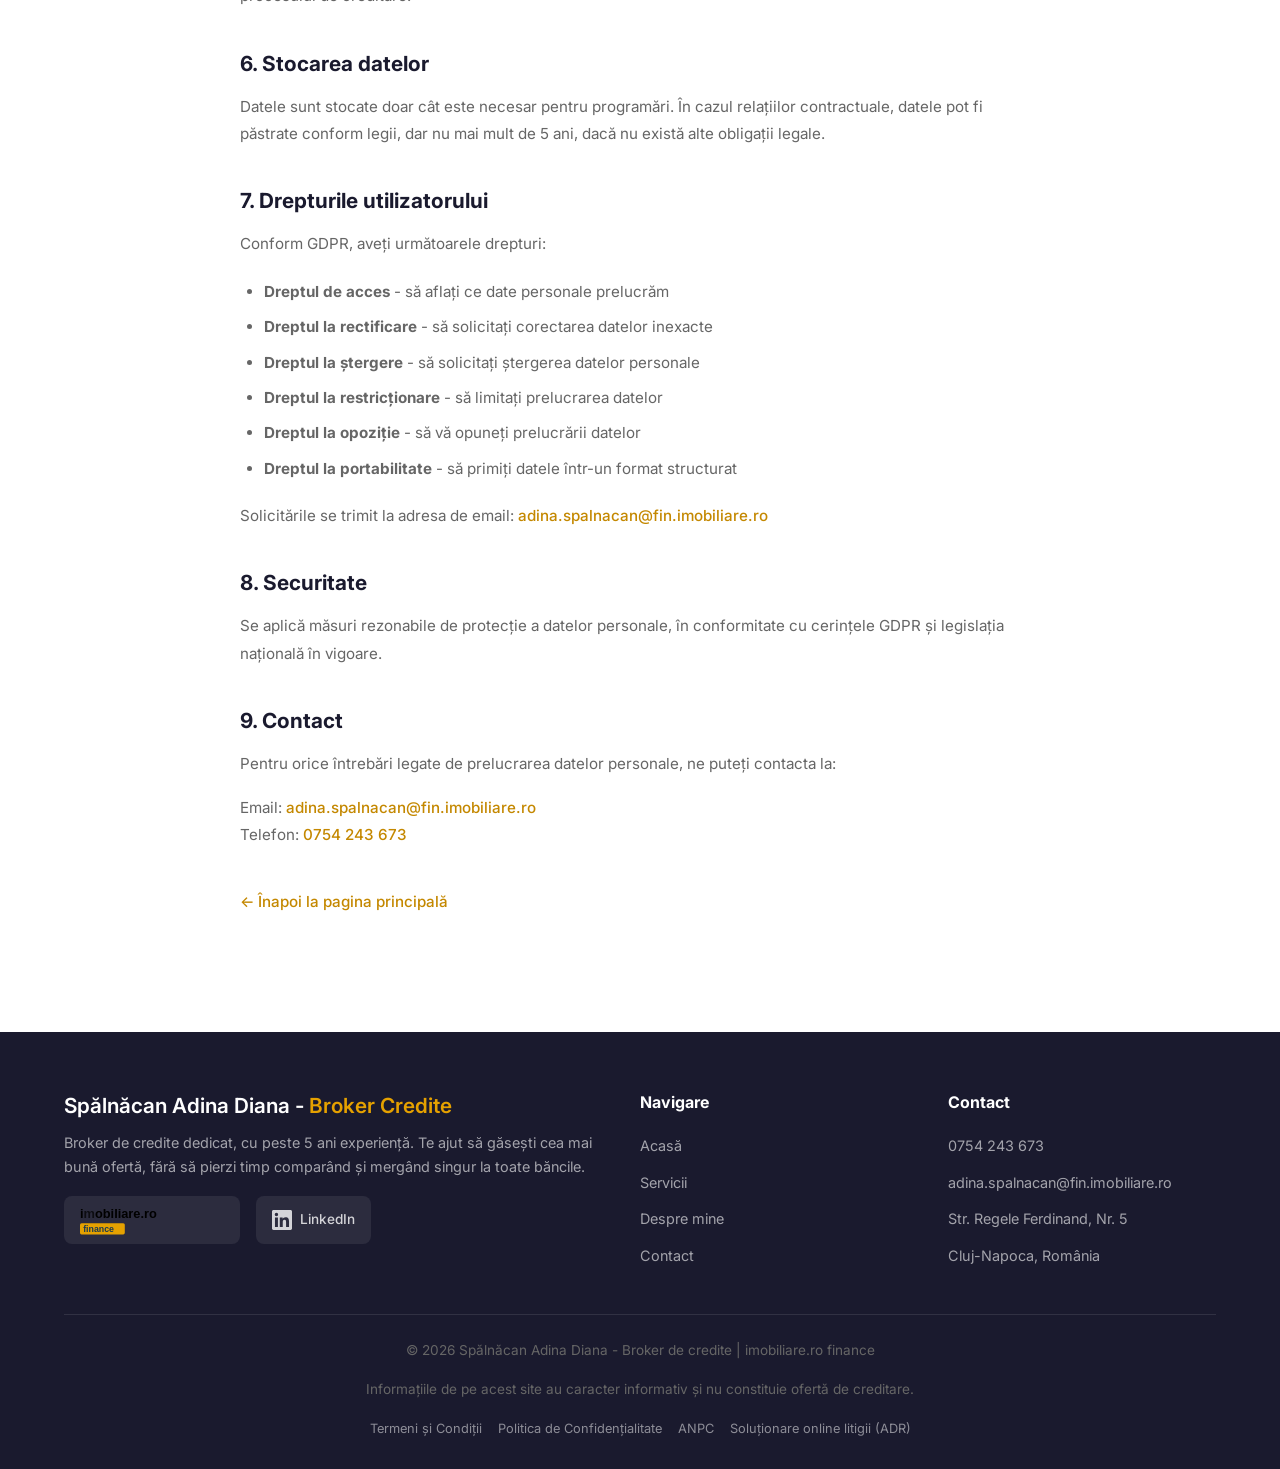
<file: politica-confidentialitate.html>
<!DOCTYPE html>
<html lang="ro">
<head>
  <meta charset="UTF-8">
  <meta name="viewport" content="width=device-width, initial-scale=1.0">
  <title>Politica de Confidențialitate | Spălnăcan Adina Diana - Broker Credite</title>
  <link rel="preconnect" href="https://fonts.googleapis.com">
  <link rel="preconnect" href="https://fonts.gstatic.com" crossorigin>
  <link href="https://fonts.googleapis.com/css2?family=Inter:wght@400;500;600;700&display=swap" rel="stylesheet">
  <meta name="description" content="Politica de confidențialitate și prelucrarea datelor personale - Spălnăcan Adina Diana, broker de credite.">
  <link rel="stylesheet" href="css/styles.css">
</head>
<body>

  <!-- NAVIGATION -->
  <nav class="navbar">
    <div class="container">
      <a href="index.html" class="nav-logo">
        Spălnăcan Adina Diana - <span class="logo-accent">Broker Credite</span>
      </a>
      <ul class="nav-links">
        <li><a href="index.html">Acasă</a></li>
        <li><a href="servicii.html">Servicii</a></li>
        <li><a href="despre.html">Despre mine</a></li>
        <li><a href="contact.html">Contact</a></li>
        <li><a href="contact.html" class="btn btn-primary nav-cta">Programare gratuită</a></li>
      </ul>
      <div class="mobile-toggle" id="mobileToggle">
        <span></span>
        <span></span>
        <span></span>
      </div>
    </div>
  </nav>

  <!-- PAGE HEADER -->
  <section class="page-header">
    <div class="container">
      <h1>Politica de Confidențialitate</h1>
    </div>
  </section>

  <!-- CONTENT -->
  <section class="section">
    <div class="container">
      <div class="legal-content">

        <h2>1. Operatorul de date</h2>
        <p>
          <strong>Spălnăcan Adina Diana</strong><br>
          Persoană fizică autorizată<br>
          CUI: 524534489<br>
          Nr. Reg. Com.: F2025032949006<br>
          Sediu: B-dul București Noi, nr. 136, et. parter, ap. 5, Sector 1, București<br>
          Email: <a href="mailto:adina.spalnacan@fin.imobiliare.ro">adina.spalnacan@fin.imobiliare.ro</a><br>
          Telefon: <a href="tel:+40754243673">0754 243 673</a>
        </p>

        <h2>2. Date colectate</h2>
        <p>Prin acest website se colectează:</p>
        <ul>
          <li>Nume și prenume</li>
          <li>Adresă de email</li>
          <li>Număr de telefon</li>
          <li>Tipul creditului dorit</li>
          <li>Mesaj (opțional)</li>
        </ul>
        <p>Datele sunt colectate exclusiv pentru programări și stabilirea relației profesionale. <strong>Nu se colectează date financiare prin website.</strong></p>

        <h2>3. Scopul prelucrării</h2>
        <ul>
          <li>Contactarea utilizatorului în vederea programării</li>
          <li>Stabilirea programărilor pentru consultanță</li>
          <li>Inițierea relației profesionale de intermediere credite</li>
        </ul>

        <h2>4. Temeiul legal</h2>
        <p>Consimțământul utilizatorului (GDPR art. 6 alin. 1 lit. a). Prin completarea și trimiterea formularului de contact, utilizatorul își exprimă consimțământul pentru prelucrarea datelor personale în scopurile menționate.</p>

        <h2>5. Destinatarii datelor</h2>
        <p>Datele pot fi accesate de:</p>
        <ul>
          <li>Operatorul de date (Spălnăcan Adina Diana)</li>
          <li>Platforma imobiliare.ro finance</li>
        </ul>
        <p>Dacă utilizatorul devine client, datele pot fi transmise către bănci, în baza unui acord separat, necesar procesului de creditare.</p>

        <h2>6. Stocarea datelor</h2>
        <p>Datele sunt stocate doar cât este necesar pentru programări. În cazul relațiilor contractuale, datele pot fi păstrate conform legii, dar nu mai mult de 5 ani, dacă nu există alte obligații legale.</p>

        <h2>7. Drepturile utilizatorului</h2>
        <p>Conform GDPR, aveți următoarele drepturi:</p>
        <ul>
          <li><strong>Dreptul de acces</strong> - să aflați ce date personale prelucrăm</li>
          <li><strong>Dreptul la rectificare</strong> - să solicitați corectarea datelor inexacte</li>
          <li><strong>Dreptul la ștergere</strong> - să solicitați ștergerea datelor personale</li>
          <li><strong>Dreptul la restricționare</strong> - să limitați prelucrarea datelor</li>
          <li><strong>Dreptul la opoziție</strong> - să vă opuneți prelucrării datelor</li>
          <li><strong>Dreptul la portabilitate</strong> - să primiți datele într-un format structurat</li>
        </ul>
        <p>Solicitările se trimit la adresa de email: <a href="mailto:adina.spalnacan@fin.imobiliare.ro">adina.spalnacan@fin.imobiliare.ro</a></p>

        <h2>8. Securitate</h2>
        <p>Se aplică măsuri rezonabile de protecție a datelor personale, în conformitate cu cerințele GDPR și legislația națională în vigoare.</p>

        <h2>9. Contact</h2>
        <p>Pentru orice întrebări legate de prelucrarea datelor personale, ne puteți contacta la:</p>
        <p>
          Email: <a href="mailto:adina.spalnacan@fin.imobiliare.ro">adina.spalnacan@fin.imobiliare.ro</a><br>
          Telefon: <a href="tel:+40754243673">0754 243 673</a>
        </p>

        <p style="margin-top: 40px;"><a href="index.html">← Înapoi la pagina principală</a></p>
      </div>
    </div>
  </section>

  <!-- FOOTER -->
  <footer class="footer">
    <div class="container">
      <div class="footer-grid">
        <div class="footer-brand">
          <h3>Spălnăcan Adina Diana - <span class="accent">Broker Credite</span></h3>
          <p>Broker de credite dedicat, cu peste 5 ani experiență. Te ajut să găsești cea mai bună ofertă, fără să pierzi timp comparând și mergând singur la toate băncile.</p>
          <div class="footer-social">
            <a href="https://finance.imobiliare.ro/broker/adina-spalnacan" target="_blank" rel="noopener">
              <img src="img/imobiliare-finance-logo.svg" alt="imobiliare.ro finance" style="height: 32px;">
            </a>
            <a href="https://www.linkedin.com/in/adina-sp%C4%83ln%C4%83can-6b1149241/" target="_blank" rel="noopener">
              <svg width="20" height="20" viewBox="0 0 24 24" fill="currentColor"><path d="M20.447 20.452h-3.554v-5.569c0-1.328-.027-3.037-1.852-3.037-1.853 0-2.136 1.445-2.136 2.939v5.667H9.351V9h3.414v1.561h.046c.477-.9 1.637-1.85 3.37-1.85 3.601 0 4.267 2.37 4.267 5.455v6.286zM5.337 7.433a2.062 2.062 0 01-2.063-2.065 2.064 2.064 0 112.063 2.065zm1.782 13.019H3.555V9h3.564v11.452zM22.225 0H1.771C.792 0 0 .774 0 1.729v20.542C0 23.227.792 24 1.771 24h20.451C23.2 24 24 23.227 24 22.271V1.729C24 .774 23.2 0 22.222 0h.003z"/></svg>
              LinkedIn
            </a>
          </div>
        </div>
        <div class="footer-links">
          <h4>Navigare</h4>
          <a href="index.html">Acasă</a>
          <a href="servicii.html">Servicii</a>
          <a href="despre.html">Despre mine</a>
          <a href="contact.html">Contact</a>
        </div>
        <div class="footer-links">
          <h4>Contact</h4>
          <a href="tel:+40754243673">0754 243 673</a>
          <a href="mailto:adina.spalnacan@fin.imobiliare.ro">adina.spalnacan@fin.imobiliare.ro</a>
          <a>Str. Regele Ferdinand, Nr. 5</a>
          <a>Cluj-Napoca, România</a>
        </div>
      </div>
      <div class="footer-bottom">
        <p>© 2026 Spălnăcan Adina Diana - Broker de credite | imobiliare.ro finance</p>
        <p style="margin-top: 4px;">Informațiile de pe acest site au caracter informativ și nu constituie ofertă de creditare.</p>
        <div class="footer-legal">
          <a href="termeni-si-conditii.html">Termeni și Condiții</a>
          <a href="politica-confidentialitate.html">Politica de Confidențialitate</a>
          <a href="https://anpc.ro/" target="_blank" rel="noopener">ANPC</a>
          <a href="https://consumer-redress.ec.europa.eu/list-alternative-dispute-resolution-adr-bodies_en" target="_blank" rel="noopener">Soluționare online litigii (ADR)</a>
        </div>
      </div>
    </div>
  </footer>

  <script src="js/script.js"></script>
</body>
</html>
</file>
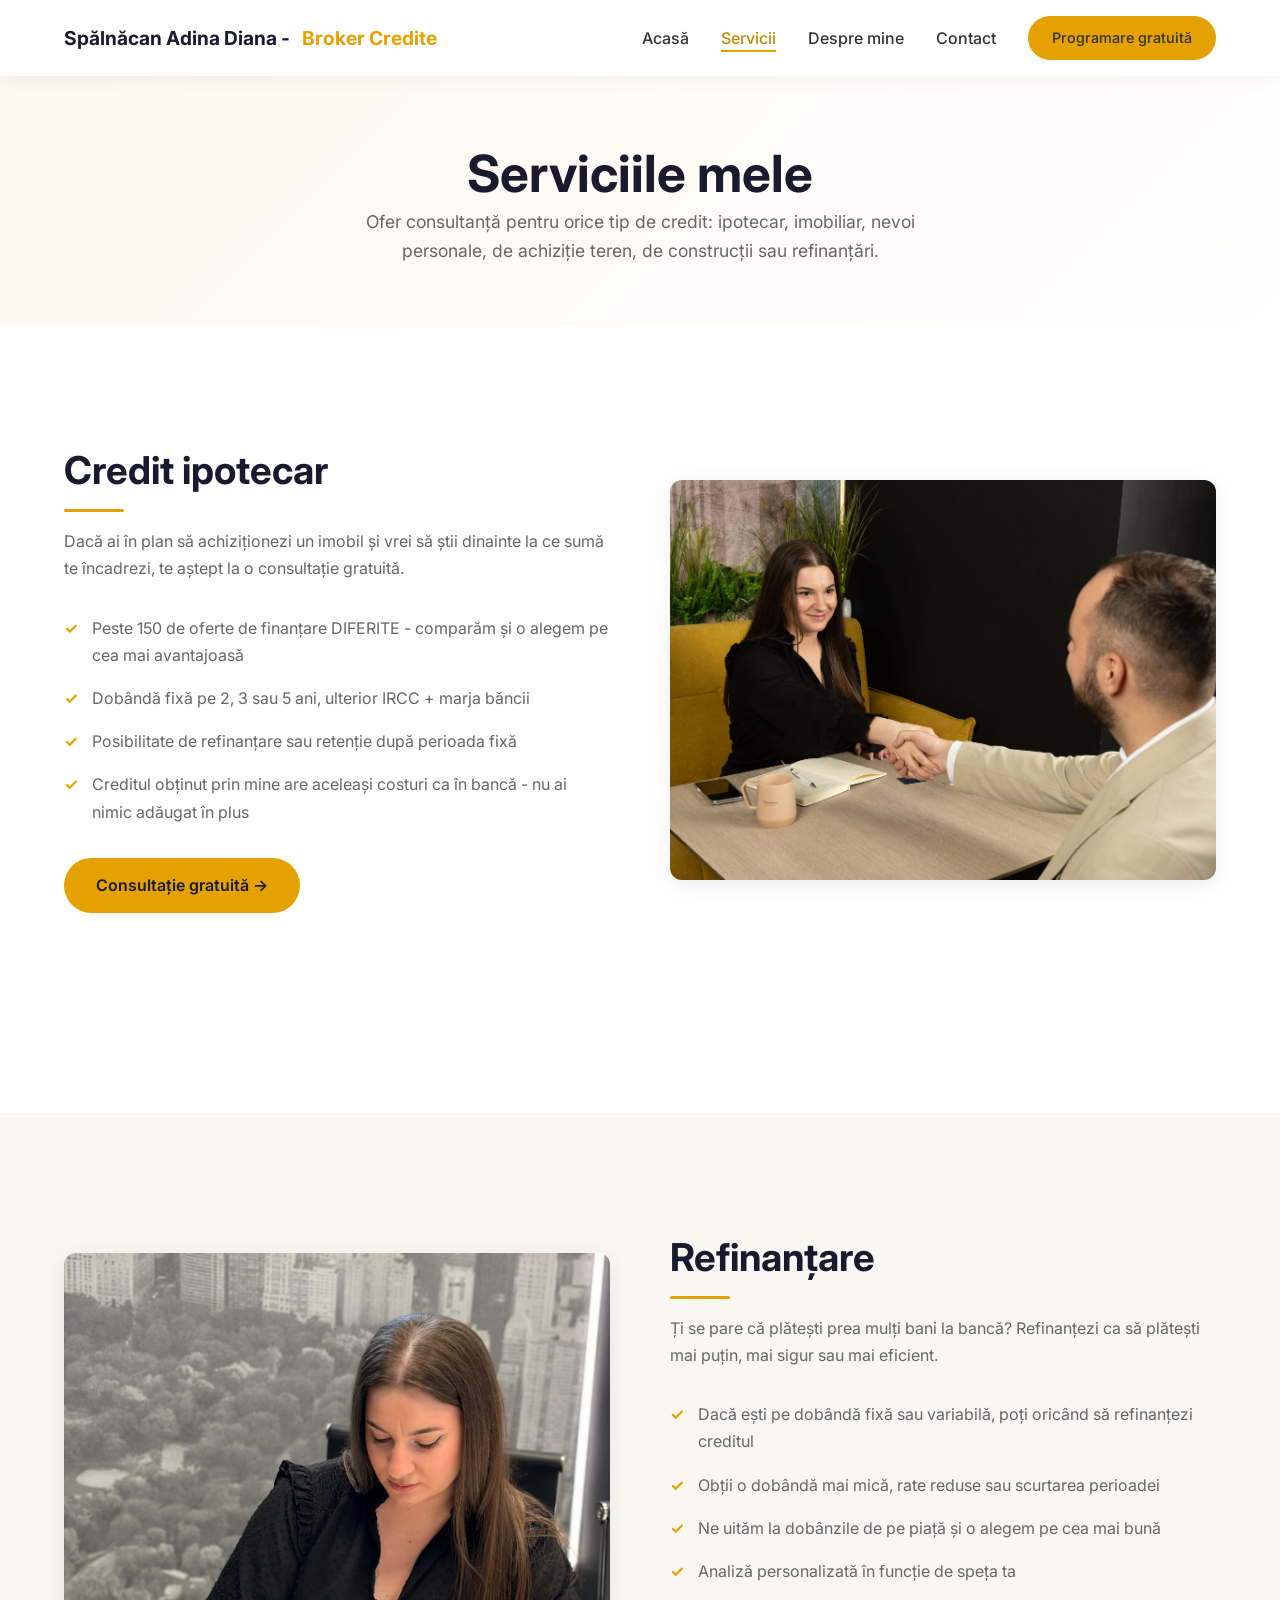
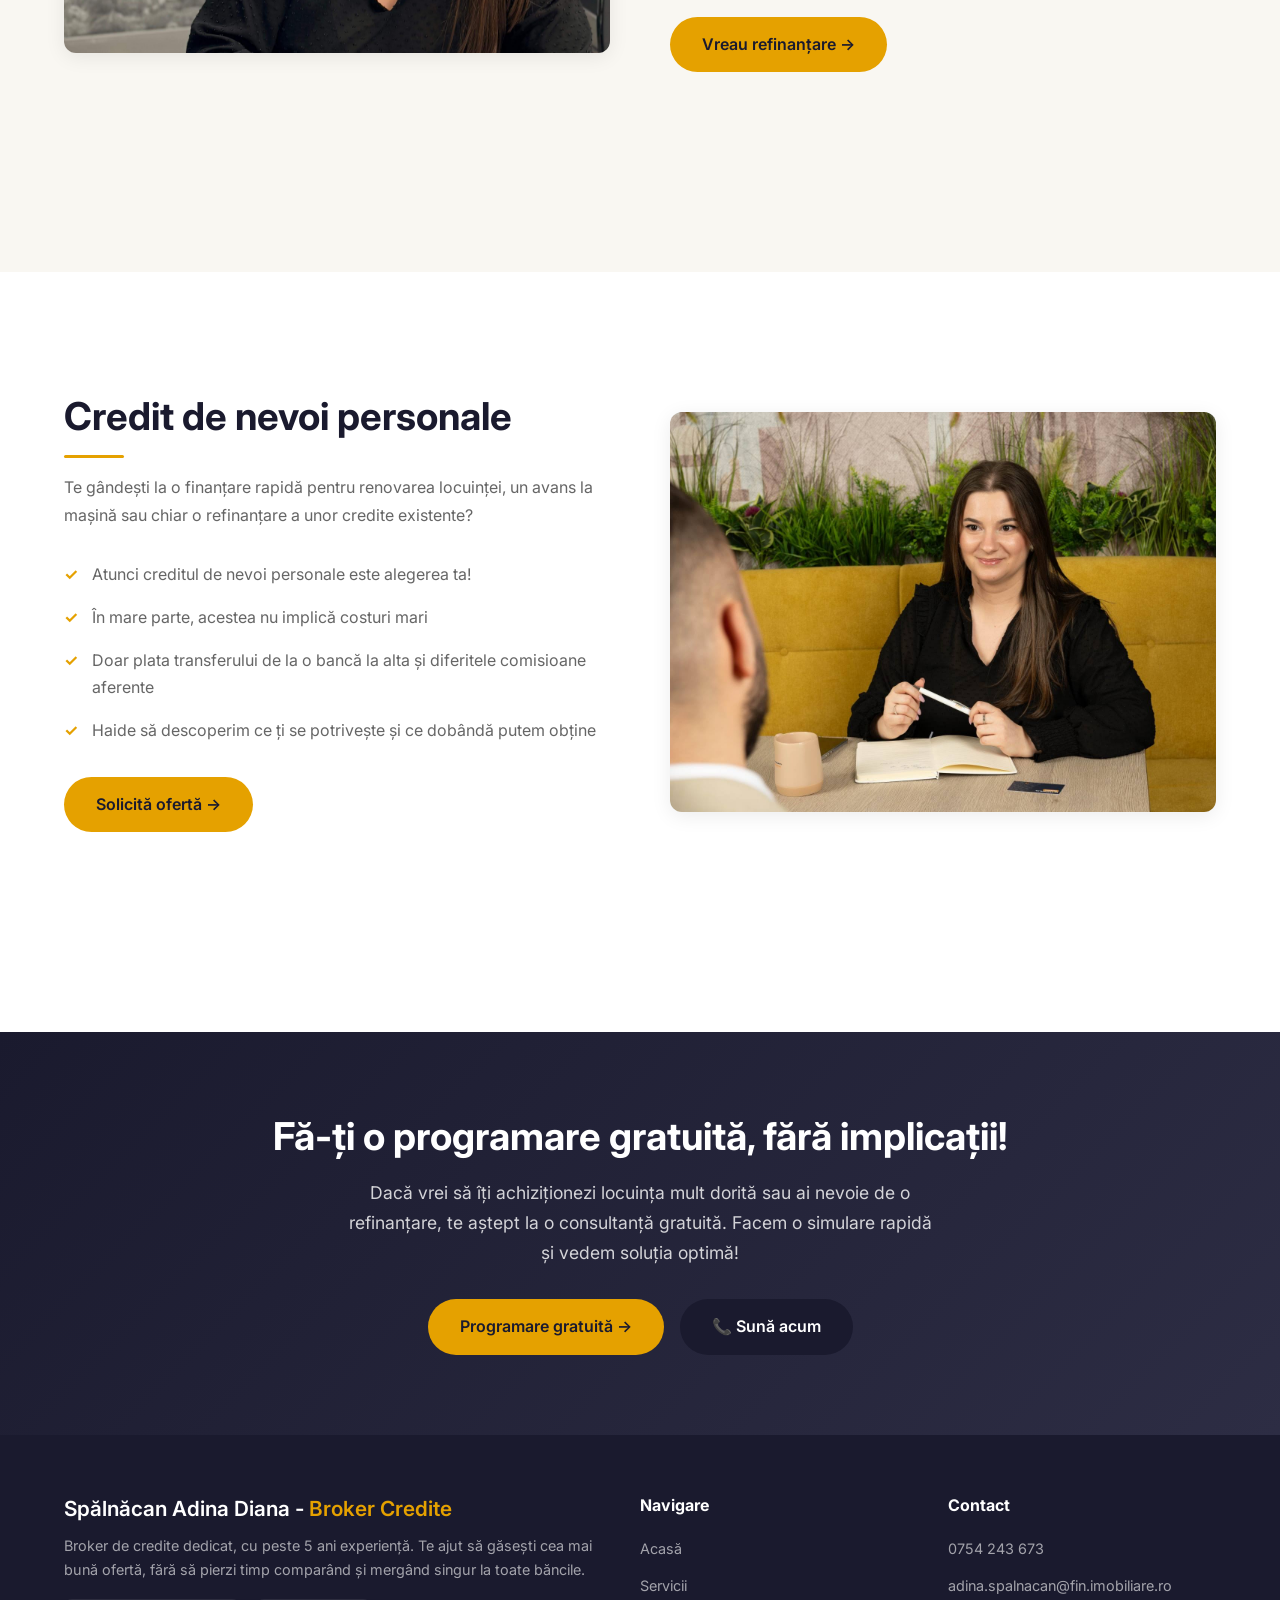
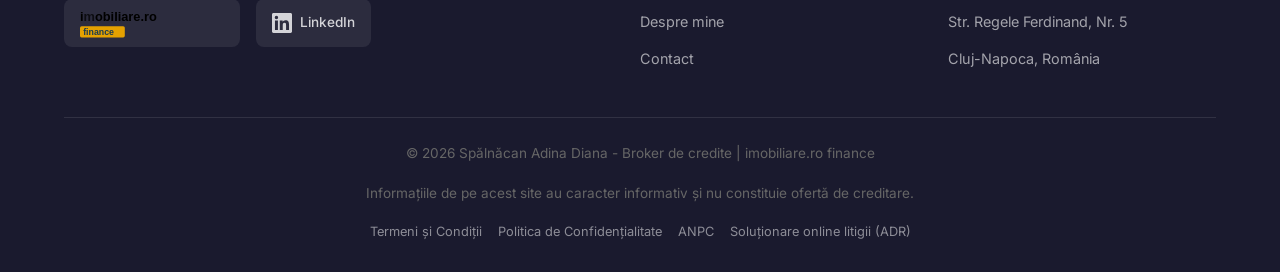
<file: servicii.html>
<!DOCTYPE html>
<html lang="ro">
<head>
  <meta charset="UTF-8">
  <meta name="viewport" content="width=device-width, initial-scale=1.0">
  <title>Servicii | Spălnăcan Adina Diana - Broker Credite</title>
  <meta name="description" content="Credit ipotecar, refinanțare, credit de nevoi personale - consultanță gratuită și peste 150 de oferte comparate pentru tine.">
  <link rel="preconnect" href="https://fonts.googleapis.com">
  <link rel="preconnect" href="https://fonts.gstatic.com" crossorigin>
  <link href="https://fonts.googleapis.com/css2?family=Inter:wght@400;500;600;700&display=swap" rel="stylesheet">
  <link rel="stylesheet" href="css/styles.css">
</head>
<body>

  <!-- NAVIGATION -->
  <nav class="navbar">
    <div class="container">
      <a href="index.html" class="nav-logo">
        Spălnăcan Adina Diana - <span class="logo-accent">Broker Credite</span>
      </a>
      <ul class="nav-links">
        <li><a href="index.html">Acasă</a></li>
        <li><a href="servicii.html" class="active">Servicii</a></li>
        <li><a href="despre.html">Despre mine</a></li>
        <li><a href="contact.html">Contact</a></li>
        <li><a href="contact.html" class="btn btn-primary nav-cta">Programare gratuită</a></li>
      </ul>
      <div class="mobile-toggle" id="mobileToggle">
        <span></span>
        <span></span>
        <span></span>
      </div>
    </div>
  </nav>

  <!-- PAGE HEADER -->
  <section class="page-header">
    <div class="container">
      <h1>Serviciile mele</h1>
      <p>Ofer consultanță pentru orice tip de credit: ipotecar, imobiliar, nevoi personale, de achiziție teren, de construcții sau refinanțări.</p>
    </div>
  </section>

  <!-- CREDIT IPOTECAR -->
  <section class="section">
    <div class="container">
      <div class="service-block">
        <div class="service-content fade-in">
          <h2>Credit ipotecar</h2>
          <p>Dacă ai în plan să achiziționezi un imobil și vrei să știi dinainte la ce sumă te încadrezi, te aștept la o consultație gratuită.</p>
          <ul class="service-list">
            <li>Peste 150 de oferte de finanțare DIFERITE - comparăm și o alegem pe cea mai avantajoasă</li>
            <li>Dobândă fixă pe 2, 3 sau 5 ani, ulterior IRCC + marja băncii</li>
            <li>Posibilitate de refinanțare sau retenție după perioada fixă</li>
            <li>Creditul obținut prin mine are aceleași costuri ca în bancă - nu ai nimic adăugat în plus</li>
          </ul>
          <a href="contact.html" class="btn btn-primary">Consultație gratuită →</a>
        </div>
        <div class="service-image fade-in">
          <img src="IMG-20260504-WA0000.jpg" alt="Credit ipotecar - consultanță">
        </div>
      </div>
    </div>
  </section>

  <!-- REFINANȚARE -->
  <section class="section section-light">
    <div class="container">
      <div class="service-block">
        <div class="service-image fade-in">
          <img src="IMG-20260504-WA0002.jpg" alt="Refinanțare credit">
        </div>
        <div class="service-content fade-in">
          <h2>Refinanțare</h2>
          <p>Ți se pare că plătești prea mulți bani la bancă? Refinanțezi ca să plătești mai puțin, mai sigur sau mai eficient.</p>
          <ul class="service-list">
            <li>Dacă ești pe dobândă fixă sau variabilă, poți oricând să refinanțezi creditul</li>
            <li>Obții o dobândă mai mică, rate reduse sau scurtarea perioadei</li>
            <li>Ne uităm la dobânzile de pe piață și o alegem pe cea mai bună</li>
            <li>Analiză personalizată în funcție de speța ta</li>
          </ul>
          <a href="contact.html" class="btn btn-primary">Vreau refinanțare →</a>
        </div>
      </div>
    </div>
  </section>

  <!-- CREDIT NEVOI PERSONALE -->
  <section class="section">
    <div class="container">
      <div class="service-block">
        <div class="service-content fade-in">
          <h2>Credit de nevoi personale</h2>
          <p>Te gândești la o finanțare rapidă pentru renovarea locuinței, un avans la mașină sau chiar o refinanțare a unor credite existente?</p>
          <ul class="service-list">
            <li>Atunci creditul de nevoi personale este alegerea ta!</li>
            <li>În mare parte, acestea nu implică costuri mari</li>
            <li>Doar plata transferului de la o bancă la alta și diferitele comisioane aferente</li>
            <li>Haide să descoperim ce ți se potrivește și ce dobândă putem obține</li>
          </ul>
          <a href="contact.html" class="btn btn-primary">Solicită ofertă →</a>
        </div>
        <div class="service-image fade-in">
          <img src="IMG-20260504-WA0001.jpg" alt="Credit nevoi personale">
        </div>
      </div>
    </div>
  </section>

  <!-- CTA -->
  <section class="cta-section">
    <div class="container fade-in">
      <h2>Fă-ți o programare gratuită, fără implicații!</h2>
      <p>Dacă vrei să îți achiziționezi locuința mult dorită sau ai nevoie de o refinanțare, te aștept la o consultanță gratuită. Facem o simulare rapidă și vedem soluția optimă!</p>
      <div class="cta-buttons">
        <a href="contact.html" class="btn btn-primary">Programare gratuită →</a>
        <a href="https://wa.me/40754243673" target="_blank" rel="noopener" class="btn btn-whatsapp">💬 WhatsApp</a>
        <a href="tel:+40754243673" class="btn btn-phone">📞 Sună acum</a>
      </div>
    </div>
  </section>

  <!-- FOOTER -->
  <footer class="footer">
    <div class="container">
      <div class="footer-grid">
        <div class="footer-brand">
          <h3>Spălnăcan Adina Diana - <span class="accent">Broker Credite</span></h3>
          <p>Broker de credite dedicat, cu peste 5 ani experiență. Te ajut să găsești cea mai bună ofertă, fără să pierzi timp comparând și mergând singur la toate băncile.</p>
          <div class="footer-social">
            <a href="https://finance.imobiliare.ro/broker/adina-spalnacan" target="_blank" rel="noopener">
              <img src="img/imobiliare-finance-logo.svg" alt="imobiliare.ro finance" style="height: 32px;">
            </a>
            <a href="https://www.linkedin.com/in/adina-sp%C4%83ln%C4%83can-6b1149241/" target="_blank" rel="noopener">
              <svg width="20" height="20" viewBox="0 0 24 24" fill="currentColor"><path d="M20.447 20.452h-3.554v-5.569c0-1.328-.027-3.037-1.852-3.037-1.853 0-2.136 1.445-2.136 2.939v5.667H9.351V9h3.414v1.561h.046c.477-.9 1.637-1.85 3.37-1.85 3.601 0 4.267 2.37 4.267 5.455v6.286zM5.337 7.433a2.062 2.062 0 01-2.063-2.065 2.064 2.064 0 112.063 2.065zm1.782 13.019H3.555V9h3.564v11.452zM22.225 0H1.771C.792 0 0 .774 0 1.729v20.542C0 23.227.792 24 1.771 24h20.451C23.2 24 24 23.227 24 22.271V1.729C24 .774 23.2 0 22.222 0h.003z"/></svg>
              LinkedIn
            </a>
          </div>
        </div>
        <div class="footer-links">
          <h4>Navigare</h4>
          <a href="index.html">Acasă</a>
          <a href="servicii.html">Servicii</a>
          <a href="despre.html">Despre mine</a>
          <a href="contact.html">Contact</a>
        </div>
        <div class="footer-links">
          <h4>Contact</h4>
          <a href="tel:+40754243673">0754 243 673</a>
          <a href="mailto:adina.spalnacan@fin.imobiliare.ro">adina.spalnacan@fin.imobiliare.ro</a>
          <a>Str. Regele Ferdinand, Nr. 5</a>
          <a>Cluj-Napoca, România</a>
        </div>
      </div>
      <div class="footer-bottom">
        <p>© 2026 Spălnăcan Adina Diana - Broker de credite | imobiliare.ro finance</p>
        <p style="margin-top: 4px;">Informațiile de pe acest site au caracter informativ și nu constituie ofertă de creditare.</p>
        <div class="footer-legal">
          <a href="termeni-si-conditii.html">Termeni și Condiții</a>
          <a href="politica-confidentialitate.html">Politica de Confidențialitate</a>
          <a href="https://anpc.ro/" target="_blank" rel="noopener">ANPC</a>
          <a href="https://consumer-redress.ec.europa.eu/list-alternative-dispute-resolution-adr-bodies_en" target="_blank" rel="noopener">Soluționare online litigii (ADR)</a>
        </div>
      </div>
    </div>
  </footer>

  <script src="js/script.js"></script>
</body>
</html>
</file>
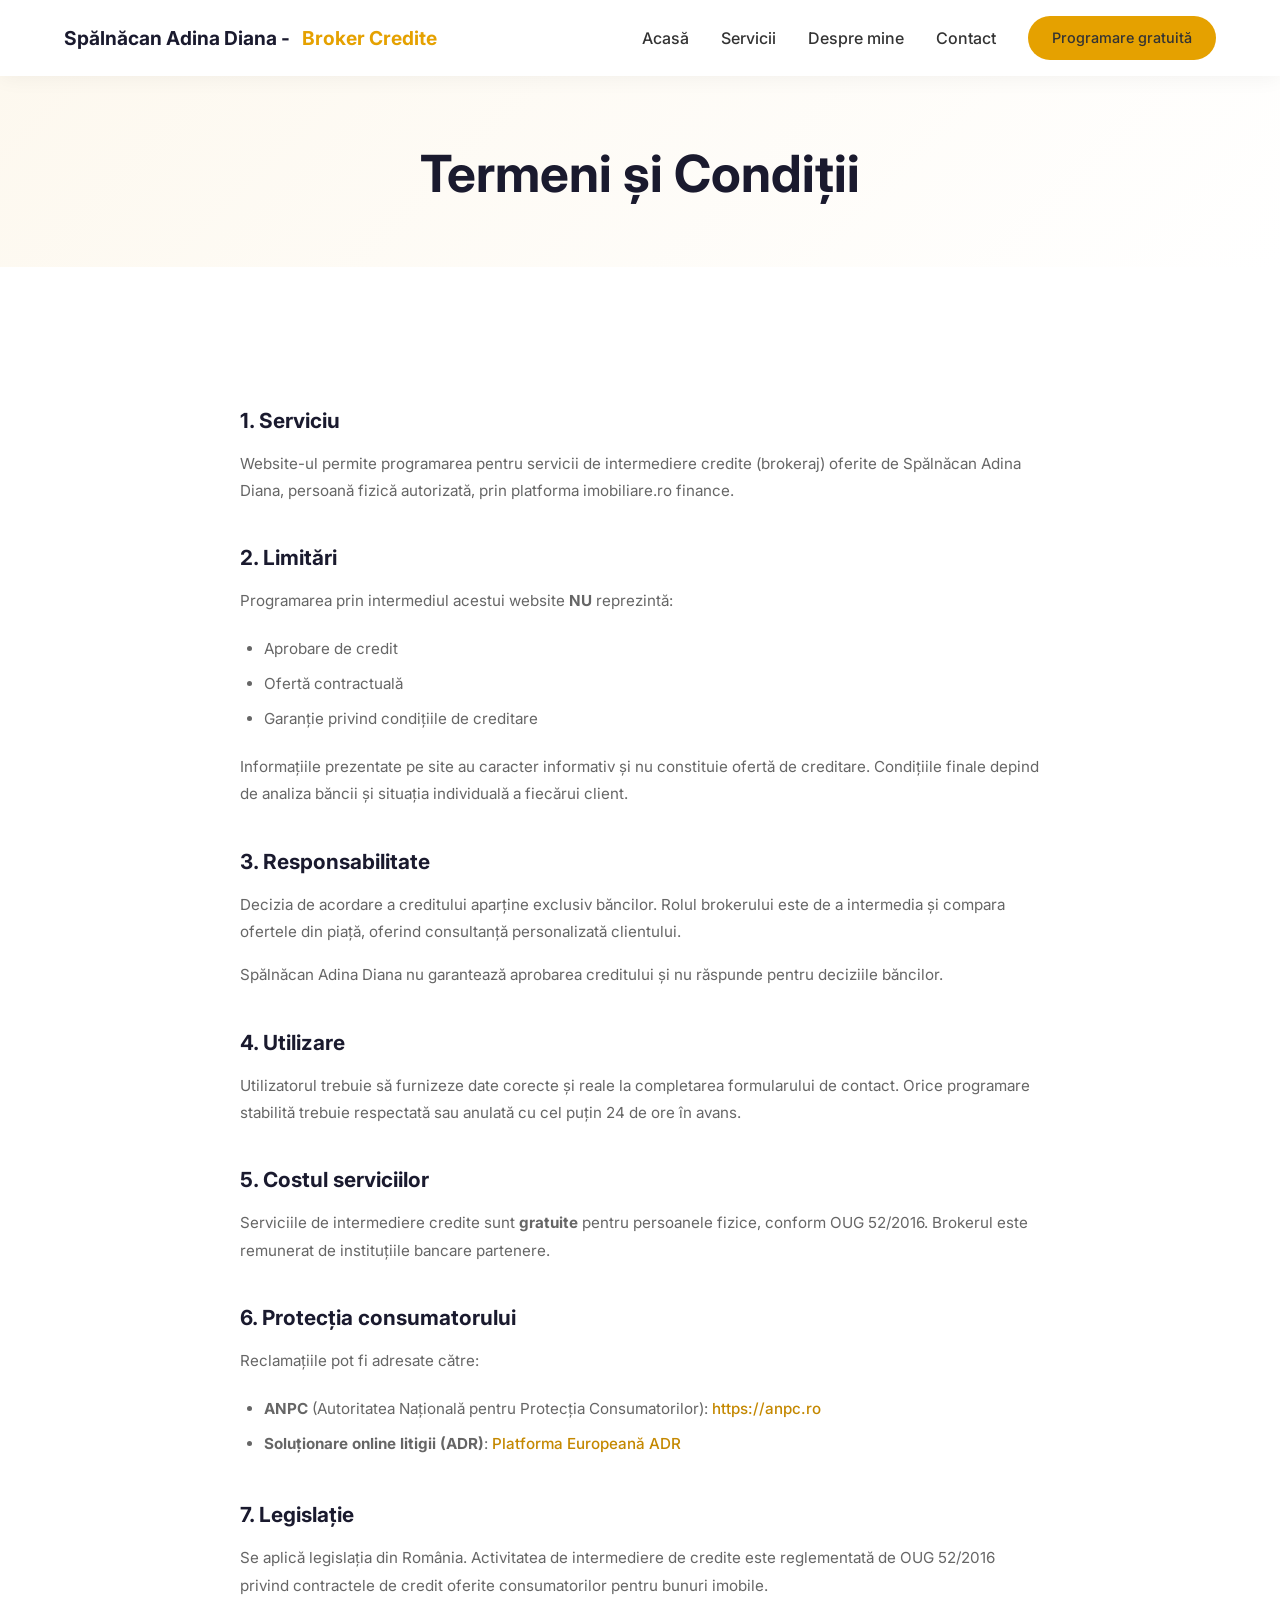
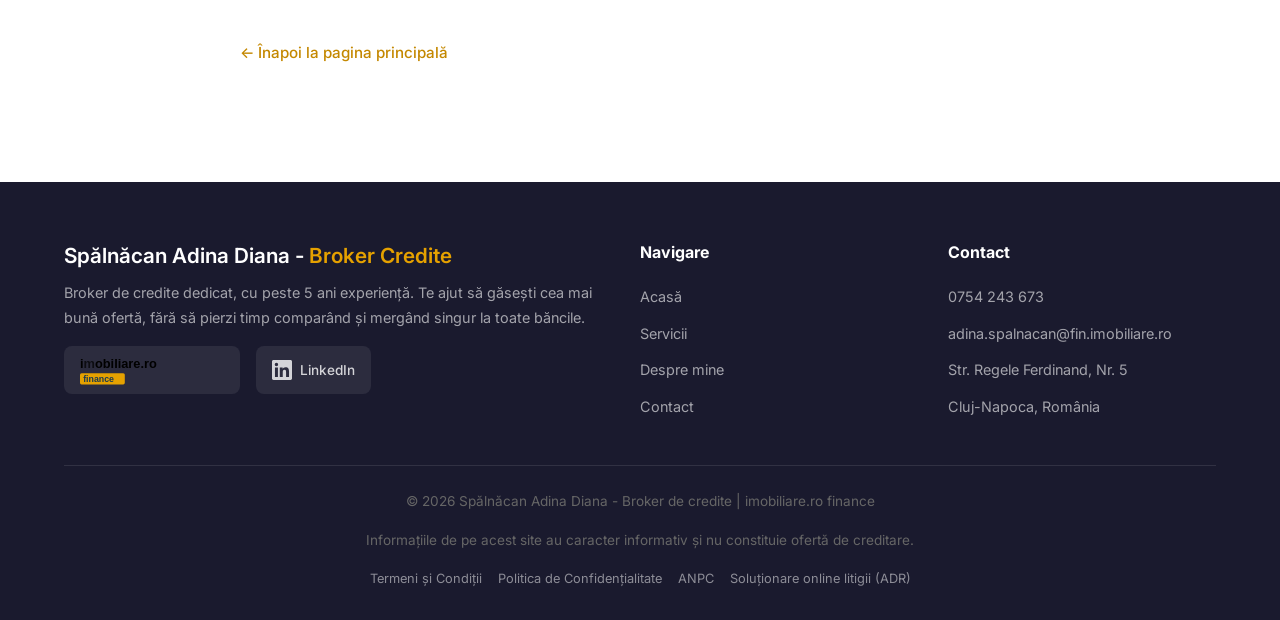
<file: termeni-si-conditii.html>
<!DOCTYPE html>
<html lang="ro">
<head>
  <meta charset="UTF-8">
  <meta name="viewport" content="width=device-width, initial-scale=1.0">
  <title>Termeni și Condiții | Spălnăcan Adina Diana - Broker Credite</title>
  <link rel="preconnect" href="https://fonts.googleapis.com">
  <link rel="preconnect" href="https://fonts.gstatic.com" crossorigin>
  <link href="https://fonts.googleapis.com/css2?family=Inter:wght@400;500;600;700&display=swap" rel="stylesheet">
  <meta name="description" content="Termeni și condiții pentru serviciile de intermediere credite oferite de Spălnăcan Adina Diana.">
  <link rel="stylesheet" href="css/styles.css">
</head>
<body>

  <!-- NAVIGATION -->
  <nav class="navbar">
    <div class="container">
      <a href="index.html" class="nav-logo">
        Spălnăcan Adina Diana - <span class="logo-accent">Broker Credite</span>
      </a>
      <ul class="nav-links">
        <li><a href="index.html">Acasă</a></li>
        <li><a href="servicii.html">Servicii</a></li>
        <li><a href="despre.html">Despre mine</a></li>
        <li><a href="contact.html">Contact</a></li>
        <li><a href="contact.html" class="btn btn-primary nav-cta">Programare gratuită</a></li>
      </ul>
      <div class="mobile-toggle" id="mobileToggle">
        <span></span>
        <span></span>
        <span></span>
      </div>
    </div>
  </nav>

  <!-- PAGE HEADER -->
  <section class="page-header">
    <div class="container">
      <h1>Termeni și Condiții</h1>
    </div>
  </section>

  <!-- CONTENT -->
  <section class="section">
    <div class="container">
      <div class="legal-content">

        <h2>1. Serviciu</h2>
        <p>Website-ul permite programarea pentru servicii de intermediere credite (brokeraj) oferite de Spălnăcan Adina Diana, persoană fizică autorizată, prin platforma imobiliare.ro finance.</p>

        <h2>2. Limitări</h2>
        <p>Programarea prin intermediul acestui website <strong>NU</strong> reprezintă:</p>
        <ul>
          <li>Aprobare de credit</li>
          <li>Ofertă contractuală</li>
          <li>Garanție privind condițiile de creditare</li>
        </ul>
        <p>Informațiile prezentate pe site au caracter informativ și nu constituie ofertă de creditare. Condițiile finale depind de analiza băncii și situația individuală a fiecărui client.</p>

        <h2>3. Responsabilitate</h2>
        <p>Decizia de acordare a creditului aparține exclusiv băncilor. Rolul brokerului este de a intermedia și compara ofertele din piață, oferind consultanță personalizată clientului.</p>
        <p>Spălnăcan Adina Diana nu garantează aprobarea creditului și nu răspunde pentru deciziile băncilor.</p>

        <h2>4. Utilizare</h2>
        <p>Utilizatorul trebuie să furnizeze date corecte și reale la completarea formularului de contact. Orice programare stabilită trebuie respectată sau anulată cu cel puțin 24 de ore în avans.</p>

        <h2>5. Costul serviciilor</h2>
        <p>Serviciile de intermediere credite sunt <strong>gratuite</strong> pentru persoanele fizice, conform OUG 52/2016. Brokerul este remunerat de instituțiile bancare partenere.</p>

        <h2>6. Protecția consumatorului</h2>
        <p>Reclamațiile pot fi adresate către:</p>
        <ul>
          <li><strong>ANPC</strong> (Autoritatea Națională pentru Protecția Consumatorilor): <a href="https://anpc.ro/" target="_blank" rel="noopener">https://anpc.ro</a></li>
          <li><strong>Soluționare online litigii (ADR)</strong>: <a href="https://consumer-redress.ec.europa.eu/list-alternative-dispute-resolution-adr-bodies_en" target="_blank" rel="noopener">Platforma Europeană ADR</a></li>
        </ul>

        <h2>7. Legislație</h2>
        <p>Se aplică legislația din România. Activitatea de intermediere de credite este reglementată de OUG 52/2016 privind contractele de credit oferite consumatorilor pentru bunuri imobile.</p>

        <p style="margin-top: 40px;"><a href="index.html">← Înapoi la pagina principală</a></p>
      </div>
    </div>
  </section>

  <!-- FOOTER -->
  <footer class="footer">
    <div class="container">
      <div class="footer-grid">
        <div class="footer-brand">
          <h3>Spălnăcan Adina Diana - <span class="accent">Broker Credite</span></h3>
          <p>Broker de credite dedicat, cu peste 5 ani experiență. Te ajut să găsești cea mai bună ofertă, fără să pierzi timp comparând și mergând singur la toate băncile.</p>
          <div class="footer-social">
            <a href="https://finance.imobiliare.ro/broker/adina-spalnacan" target="_blank" rel="noopener">
              <img src="img/imobiliare-finance-logo.svg" alt="imobiliare.ro finance" style="height: 32px;">
            </a>
            <a href="https://www.linkedin.com/in/adina-sp%C4%83ln%C4%83can-6b1149241/" target="_blank" rel="noopener">
              <svg width="20" height="20" viewBox="0 0 24 24" fill="currentColor"><path d="M20.447 20.452h-3.554v-5.569c0-1.328-.027-3.037-1.852-3.037-1.853 0-2.136 1.445-2.136 2.939v5.667H9.351V9h3.414v1.561h.046c.477-.9 1.637-1.85 3.37-1.85 3.601 0 4.267 2.37 4.267 5.455v6.286zM5.337 7.433a2.062 2.062 0 01-2.063-2.065 2.064 2.064 0 112.063 2.065zm1.782 13.019H3.555V9h3.564v11.452zM22.225 0H1.771C.792 0 0 .774 0 1.729v20.542C0 23.227.792 24 1.771 24h20.451C23.2 24 24 23.227 24 22.271V1.729C24 .774 23.2 0 22.222 0h.003z"/></svg>
              LinkedIn
            </a>
          </div>
        </div>
        <div class="footer-links">
          <h4>Navigare</h4>
          <a href="index.html">Acasă</a>
          <a href="servicii.html">Servicii</a>
          <a href="despre.html">Despre mine</a>
          <a href="contact.html">Contact</a>
        </div>
        <div class="footer-links">
          <h4>Contact</h4>
          <a href="tel:+40754243673">0754 243 673</a>
          <a href="mailto:adina.spalnacan@fin.imobiliare.ro">adina.spalnacan@fin.imobiliare.ro</a>
          <a>Str. Regele Ferdinand, Nr. 5</a>
          <a>Cluj-Napoca, România</a>
        </div>
      </div>
      <div class="footer-bottom">
        <p>© 2026 Spălnăcan Adina Diana - Broker de credite | imobiliare.ro finance</p>
        <p style="margin-top: 4px;">Informațiile de pe acest site au caracter informativ și nu constituie ofertă de creditare.</p>
        <div class="footer-legal">
          <a href="termeni-si-conditii.html">Termeni și Condiții</a>
          <a href="politica-confidentialitate.html">Politica de Confidențialitate</a>
          <a href="https://anpc.ro/" target="_blank" rel="noopener">ANPC</a>
          <a href="https://consumer-redress.ec.europa.eu/list-alternative-dispute-resolution-adr-bodies_en" target="_blank" rel="noopener">Soluționare online litigii (ADR)</a>
        </div>
      </div>
    </div>
  </footer>

  <script src="js/script.js"></script>
</body>
</html>
</file>
<file: css/styles.css>
/* ===== GLOBAL RESET & VARIABLES ===== */
:root {
  --gold: #E5A100;
  --gold-light: #F5C842;
  --gold-dark: #C48800;
  --dark: #1a1a2e;
  --dark-light: #2d2d44;
  --text: #333333;
  --text-light: #666666;
  --bg: #ffffff;
  --bg-light: #f9f7f2;
  --bg-warm: #fdf8ee;
  --shadow: 0 4px 20px rgba(0, 0, 0, 0.08);
  --shadow-lg: 0 10px 40px rgba(0, 0, 0, 0.12);
  --radius: 12px;
  --transition: all 0.3s ease;
}

* {
  margin: 0;
  padding: 0;
  box-sizing: border-box;
}

html {
  scroll-behavior: smooth;
}

body {
  font-family: 'Inter', -apple-system, BlinkMacSystemFont, 'Segoe UI', sans-serif;
  color: var(--text);
  line-height: 1.7;
  font-size: 16px;
}

img {
  max-width: 100%;
  height: auto;
  display: block;
}

a {
  text-decoration: none;
  color: inherit;
  transition: var(--transition);
}

ul {
  list-style: none;
}

.container {
  max-width: 1200px;
  margin: 0 auto;
  padding: 0 24px;
}

/* ===== TYPOGRAPHY ===== */
h1, h2, h3, h4 {
  color: var(--dark);
  line-height: 1.3;
}

h1 {
  font-size: clamp(2rem, 5vw, 3.2rem);
  font-weight: 700;
}

h2 {
  font-size: clamp(1.6rem, 4vw, 2.4rem);
  font-weight: 700;
  margin-bottom: 1rem;
}

h3 {
  font-size: 1.3rem;
  font-weight: 600;
  margin-bottom: 0.5rem;
}

p {
  margin-bottom: 1rem;
  color: var(--text-light);
}

.accent {
  color: var(--gold);
}

.highlight {
  background: linear-gradient(120deg, rgba(229, 161, 0, 0.15) 0%, rgba(229, 161, 0, 0.05) 100%);
  padding: 2px 8px;
  border-radius: 4px;
  font-weight: 600;
  color: var(--dark);
}

/* ===== BUTTONS ===== */
.btn {
  display: inline-flex;
  align-items: center;
  gap: 8px;
  padding: 14px 32px;
  border-radius: 50px;
  font-weight: 600;
  font-size: 1rem;
  cursor: pointer;
  border: none;
  transition: var(--transition);
}

.btn-primary {
  background: var(--gold);
  color: var(--dark);
}

.btn-primary:hover {
  background: var(--gold-light);
  transform: translateY(-2px);
  box-shadow: 0 8px 25px rgba(229, 161, 0, 0.35);
}

.btn-secondary {
  background: transparent;
  color: var(--dark);
  border: 2px solid var(--dark);
}

.btn-secondary:hover {
  background: var(--dark);
  color: #fff;
  transform: translateY(-2px);
}

.btn-whatsapp {
  background: #25D366;
  color: #fff;
}

.btn-whatsapp:hover {
  background: #20bd5a;
  transform: translateY(-2px);
  box-shadow: 0 8px 25px rgba(37, 211, 102, 0.35);
}

.btn-phone {
  background: var(--dark);
  color: #fff;
}

.btn-phone:hover {
  background: var(--dark-light);
  transform: translateY(-2px);
}

/* ===== NAVIGATION ===== */
.navbar {
  position: fixed;
  top: 0;
  left: 0;
  right: 0;
  z-index: 1000;
  background: rgba(255, 255, 255, 0.95);
  backdrop-filter: blur(10px);
  box-shadow: 0 2px 20px rgba(0, 0, 0, 0.05);
  padding: 16px 0;
  transition: var(--transition);
}

.navbar .container {
  display: flex;
  align-items: center;
  justify-content: space-between;
}

.nav-logo {
  display: flex;
  align-items: center;
  gap: 12px;
  font-weight: 700;
  font-size: 1.2rem;
  color: var(--dark);
}

.nav-logo .logo-accent {
  color: var(--gold);
}

.nav-links {
  display: flex;
  align-items: center;
  gap: 32px;
}

.nav-links a {
  font-weight: 500;
  color: var(--text);
  position: relative;
}

.nav-links a::after {
  content: '';
  position: absolute;
  bottom: -4px;
  left: 0;
  width: 0;
  height: 2px;
  background: var(--gold);
  transition: var(--transition);
}

.nav-links a:hover::after,
.nav-links a.active::after {
  width: 100%;
}

.nav-links a:hover,
.nav-links a.active {
  color: var(--gold-dark);
}

.nav-cta {
  padding: 10px 24px !important;
  font-size: 0.9rem !important;
}

.mobile-toggle {
  display: none;
  flex-direction: column;
  gap: 5px;
  cursor: pointer;
  padding: 5px;
}

.mobile-toggle span {
  width: 25px;
  height: 3px;
  background: var(--dark);
  border-radius: 2px;
  transition: var(--transition);
}

/* ===== HERO SECTION ===== */
.hero {
  min-height: 100vh;
  display: flex;
  align-items: center;
  padding-top: 80px;
  background: linear-gradient(135deg, var(--bg-warm) 0%, var(--bg) 100%);
  overflow: hidden;
}

.hero .container {
  display: grid;
  grid-template-columns: 1fr 1fr;
  gap: 60px;
  align-items: center;
}

.hero-content {
  padding: 40px 0;
}

.hero-badge {
  display: inline-flex;
  align-items: center;
  gap: 8px;
  background: rgba(229, 161, 0, 0.1);
  color: var(--gold-dark);
  padding: 8px 16px;
  border-radius: 50px;
  font-size: 0.85rem;
  font-weight: 600;
  margin-bottom: 24px;
}

.hero-title {
  margin-bottom: 20px;
}

.hero-subtitle {
  font-size: 1.15rem;
  color: var(--text-light);
  margin-bottom: 32px;
  max-width: 500px;
}

.hero-buttons {
  display: flex;
  gap: 16px;
  flex-wrap: wrap;
}

.hero-stats {
  display: flex;
  gap: 40px;
  margin-top: 48px;
  padding-top: 32px;
  border-top: 1px solid rgba(0, 0, 0, 0.08);
}

.stat-item {
  text-align: center;
}

.stat-number {
  font-size: 2rem;
  font-weight: 700;
  color: var(--gold);
}

.stat-label {
  font-size: 0.85rem;
  color: var(--text-light);
}

.hero-image {
  position: relative;
}

.hero-image img {
  border-radius: var(--radius);
  box-shadow: var(--shadow-lg);
  width: 100%;
  height: 550px;
  object-fit: cover;
  object-position: top;
}

.hero-image::before {
  content: '';
  position: absolute;
  top: -20px;
  right: -20px;
  width: 100%;
  height: 100%;
  border: 3px solid var(--gold);
  border-radius: var(--radius);
  z-index: -1;
}

/* ===== SECTIONS ===== */
.section {
  padding: 100px 0;
}

.section-light {
  background: var(--bg-light);
}

.section-warm {
  background: var(--bg-warm);
}

.section-header {
  text-align: center;
  max-width: 700px;
  margin: 0 auto 60px;
}

.section-header p {
  font-size: 1.1rem;
}

/* ===== FEATURES/BENEFITS GRID ===== */
.features-grid {
  display: grid;
  grid-template-columns: repeat(auto-fit, minmax(320px, 1fr));
  gap: 32px;
}

.feature-card {
  background: #fff;
  padding: 40px 32px;
  border-radius: var(--radius);
  box-shadow: var(--shadow);
  transition: var(--transition);
  border: 1px solid rgba(0, 0, 0, 0.04);
}

.feature-card:hover {
  transform: translateY(-4px);
  box-shadow: var(--shadow-lg);
}

.feature-icon {
  width: 60px;
  height: 60px;
  background: rgba(229, 161, 0, 0.1);
  border-radius: 12px;
  display: flex;
  align-items: center;
  justify-content: center;
  margin-bottom: 20px;
  font-size: 1.5rem;
}

.feature-card h3 {
  color: var(--dark);
  margin-bottom: 12px;
}

.feature-card p {
  font-size: 0.95rem;
}

/* ===== SERVICES ===== */
.service-block {
  display: grid;
  grid-template-columns: 1fr 1fr;
  gap: 60px;
  align-items: center;
  margin-bottom: 80px;
}

.service-block:nth-child(even) {
  direction: rtl;
}

.service-block:nth-child(even) > * {
  direction: ltr;
}

.service-content {
  padding: 20px 0;
}

.service-content h2 {
  position: relative;
  padding-bottom: 16px;
}

.service-content h2::after {
  content: '';
  position: absolute;
  bottom: 0;
  left: 0;
  width: 60px;
  height: 3px;
  background: var(--gold);
  border-radius: 2px;
}

.service-list {
  margin: 24px 0;
}

.service-list li {
  padding: 8px 0;
  padding-left: 28px;
  position: relative;
  color: var(--text-light);
}

.service-list li::before {
  content: '✓';
  position: absolute;
  left: 0;
  color: var(--gold);
  font-weight: 700;
}

.service-image img {
  border-radius: var(--radius);
  box-shadow: var(--shadow);
  width: 100%;
  height: 400px;
  object-fit: cover;
}

/* ===== ABOUT ===== */
.about-grid {
  display: grid;
  grid-template-columns: 1fr 1.2fr;
  gap: 60px;
  align-items: center;
}

.about-image img {
  border-radius: var(--radius);
  box-shadow: var(--shadow-lg);
  width: 100%;
  height: 500px;
  object-fit: cover;
  object-position: top;
}

.about-content blockquote {
  border-left: 4px solid var(--gold);
  padding: 16px 24px;
  margin: 24px 0;
  background: var(--bg-warm);
  border-radius: 0 var(--radius) var(--radius) 0;
  font-style: italic;
  color: var(--text);
}

/* ===== CTA SECTION ===== */
.cta-section {
  background: linear-gradient(135deg, var(--dark) 0%, var(--dark-light) 100%);
  padding: 80px 0;
  text-align: center;
  color: #fff;
}

.cta-section h2 {
  color: #fff;
  margin-bottom: 16px;
}

.cta-section p {
  color: rgba(255, 255, 255, 0.8);
  font-size: 1.1rem;
  max-width: 600px;
  margin: 0 auto 32px;
}

.cta-buttons {
  display: flex;
  gap: 16px;
  justify-content: center;
  flex-wrap: wrap;
}

/* ===== CONTACT ===== */
.contact-grid {
  display: grid;
  grid-template-columns: 1fr 1fr;
  gap: 60px;
}

.contact-form {
  background: #fff;
  padding: 40px;
  border-radius: var(--radius);
  box-shadow: var(--shadow);
}

.form-group {
  margin-bottom: 20px;
}

.form-group label {
  display: block;
  font-weight: 500;
  margin-bottom: 8px;
  color: var(--dark);
  font-size: 0.9rem;
}

.form-group input,
.form-group textarea,
.form-group select {
  width: 100%;
  padding: 14px 16px;
  border: 2px solid #e8e8e8;
  border-radius: 8px;
  font-size: 1rem;
  font-family: inherit;
  transition: var(--transition);
  background: var(--bg-light);
}

.form-group input:focus,
.form-group textarea:focus,
.form-group select:focus {
  outline: none;
  border-color: var(--gold);
  background: #fff;
  box-shadow: 0 0 0 4px rgba(229, 161, 0, 0.1);
}

.form-group textarea {
  min-height: 120px;
  resize: vertical;
}

.contact-info {
  display: flex;
  flex-direction: column;
  gap: 24px;
}

.contact-card {
  background: #fff;
  padding: 24px;
  border-radius: var(--radius);
  box-shadow: var(--shadow);
  display: flex;
  align-items: flex-start;
  gap: 16px;
}

.contact-card-icon {
  width: 48px;
  height: 48px;
  background: rgba(229, 161, 0, 0.1);
  border-radius: 10px;
  display: flex;
  align-items: center;
  justify-content: center;
  font-size: 1.2rem;
  flex-shrink: 0;
}

.contact-card h4 {
  margin-bottom: 4px;
  font-size: 1rem;
}

.contact-card p {
  font-size: 0.9rem;
  margin-bottom: 0;
}

.map-container {
  border-radius: var(--radius);
  overflow: hidden;
  box-shadow: var(--shadow);
  margin-top: 24px;
}

.map-container iframe {
  width: 100%;
  height: 250px;
  border: none;
}

/* ===== FOOTER ===== */
.footer {
  background: var(--dark);
  color: rgba(255, 255, 255, 0.7);
  padding: 60px 0 30px;
}

.footer-grid {
  display: grid;
  grid-template-columns: 2fr 1fr 1fr;
  gap: 40px;
  margin-bottom: 40px;
}

.footer-brand h3 {
  color: #fff;
  margin-bottom: 12px;
  font-size: 1.3rem;
}

.footer-brand p {
  color: rgba(255, 255, 255, 0.6);
  font-size: 0.9rem;
}

.footer-links h4 {
  color: #fff;
  margin-bottom: 16px;
  font-size: 1rem;
}

.footer-links a {
  display: block;
  padding: 6px 0;
  color: rgba(255, 255, 255, 0.6);
  font-size: 0.9rem;
}

.footer-links a:hover {
  color: var(--gold);
}

.footer-bottom {
  border-top: 1px solid rgba(255, 255, 255, 0.1);
  padding-top: 24px;
  text-align: center;
  font-size: 0.85rem;
  color: rgba(255, 255, 255, 0.5);
}

.footer-social {
  display: flex;
  gap: 16px;
  margin-top: 16px;
}

.footer-social a {
  display: inline-flex;
  align-items: center;
  gap: 8px;
  padding: 8px 16px;
  border-radius: 8px;
  background: rgba(255, 255, 255, 0.08);
  color: rgba(255, 255, 255, 0.8);
  font-size: 0.85rem;
  font-weight: 500;
  transition: var(--transition);
}

.footer-social a:hover {
  background: rgba(255, 255, 255, 0.15);
  color: #fff;
}

.footer-social img {
  height: 20px;
  width: auto;
}

.footer-legal {
  display: flex;
  gap: 16px;
  justify-content: center;
  flex-wrap: wrap;
  margin-top: 12px;
}

.footer-legal a {
  color: rgba(255, 255, 255, 0.5);
  font-size: 0.8rem;
  transition: var(--transition);
}

.footer-legal a:hover {
  color: var(--gold);
}

/* ===== LEGAL PAGES ===== */
.legal-content {
  max-width: 800px;
  margin: 0 auto;
}

.legal-content h2 {
  margin-top: 40px;
  margin-bottom: 16px;
  font-size: 1.3rem;
}

.legal-content p,
.legal-content li {
  color: var(--text-light);
  font-size: 0.95rem;
  line-height: 1.8;
}

.legal-content ul {
  padding-left: 24px;
  margin-bottom: 16px;
}

.legal-content ul li {
  list-style: disc;
  padding: 4px 0;
}

.legal-content a {
  color: var(--gold-dark);
  font-weight: 500;
}

.legal-content a:hover {
  color: var(--gold);
}

/* ===== PAGE HEADER ===== */
.page-header {
  padding: 140px 0 60px;
  background: linear-gradient(135deg, var(--bg-warm) 0%, var(--bg) 100%);
  text-align: center;
}

.page-header p {
  font-size: 1.1rem;
  max-width: 600px;
  margin: 0 auto;
}

/* ===== RESPONSIVE ===== */
@media (max-width: 992px) {
  .hero .container {
    grid-template-columns: 1fr;
    gap: 40px;
  }

  .hero-image {
    order: -1;
    max-width: 500px;
    margin: 0 auto;
  }

  .hero-image::before {
    display: none;
  }

  .service-block {
    grid-template-columns: 1fr;
    gap: 32px;
  }

  .service-block:nth-child(even) {
    direction: ltr;
  }

  .about-grid {
    grid-template-columns: 1fr;
    gap: 40px;
  }

  .contact-grid {
    grid-template-columns: 1fr;
  }

  .footer-grid {
    grid-template-columns: 1fr;
    gap: 30px;
  }
}

@media (min-width: 769px) {
  .btn-whatsapp {
    display: none;
  }
}

@media (max-width: 768px) {
  .nav-links {
    position: fixed;
    top: 0;
    right: -100%;
    width: 280px;
    height: 100vh;
    background: #fff;
    flex-direction: column;
    padding: 80px 40px;
    gap: 24px;
    box-shadow: var(--shadow-lg);
    transition: var(--transition);
  }

  .nav-links.active {
    right: 0;
  }

  .mobile-toggle {
    display: flex;
  }

  .hero-stats {
    gap: 24px;
  }

  .hero-buttons {
    flex-direction: column;
    align-items: flex-start;
  }

  .features-grid {
    grid-template-columns: 1fr;
  }

  .cta-buttons {
    flex-direction: column;
    align-items: center;
  }

  .section {
    padding: 60px 0;
  }
}

/* ===== ANIMATIONS ===== */
.fade-in {
  opacity: 0;
  transform: translateY(20px);
  transition: opacity 0.6s ease, transform 0.6s ease;
}

.fade-in.visible {
  opacity: 1;
  transform: translateY(0);
}

/* ===== FREE BADGE ===== */
.free-badge {
  display: inline-block;
  background: linear-gradient(135deg, var(--gold) 0%, var(--gold-light) 100%);
  color: var(--dark);
  padding: 4px 14px;
  border-radius: 50px;
  font-size: 0.8rem;
  font-weight: 700;
  text-transform: uppercase;
  letter-spacing: 0.5px;
}
</file>
